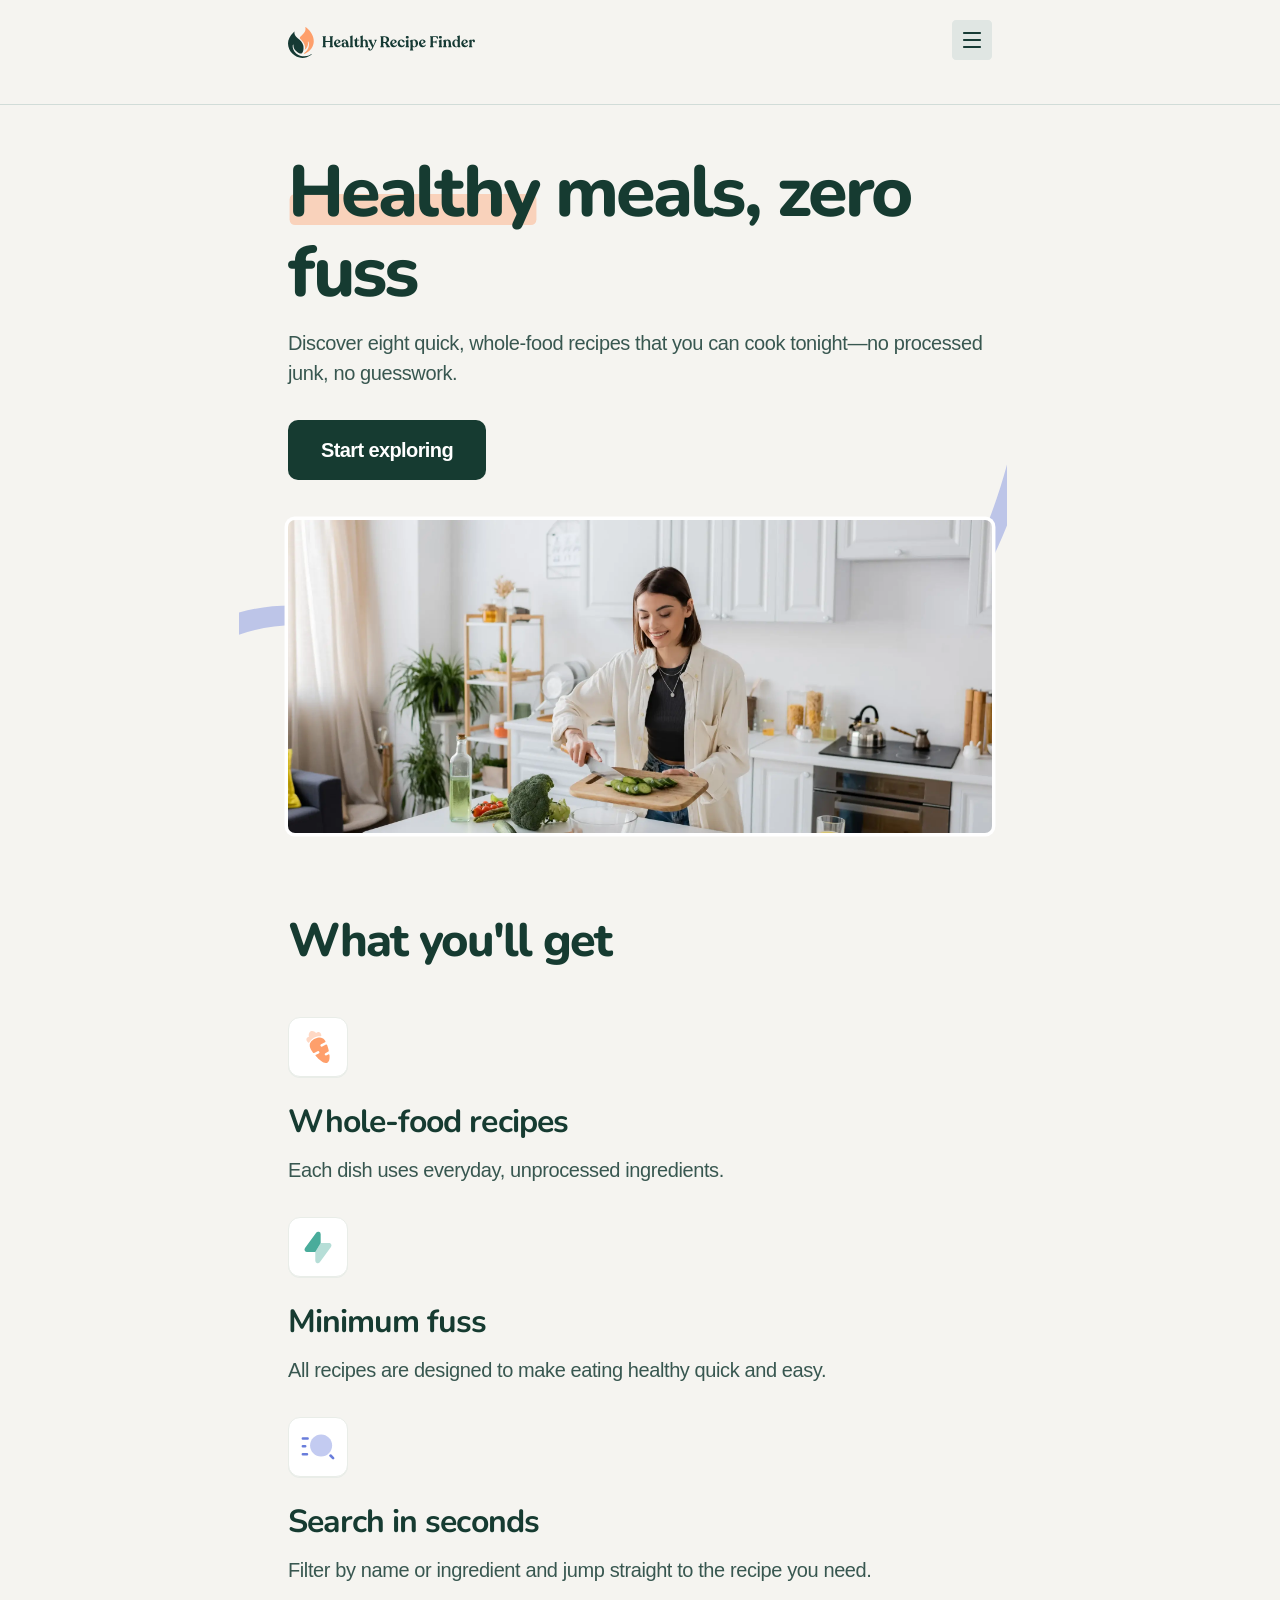
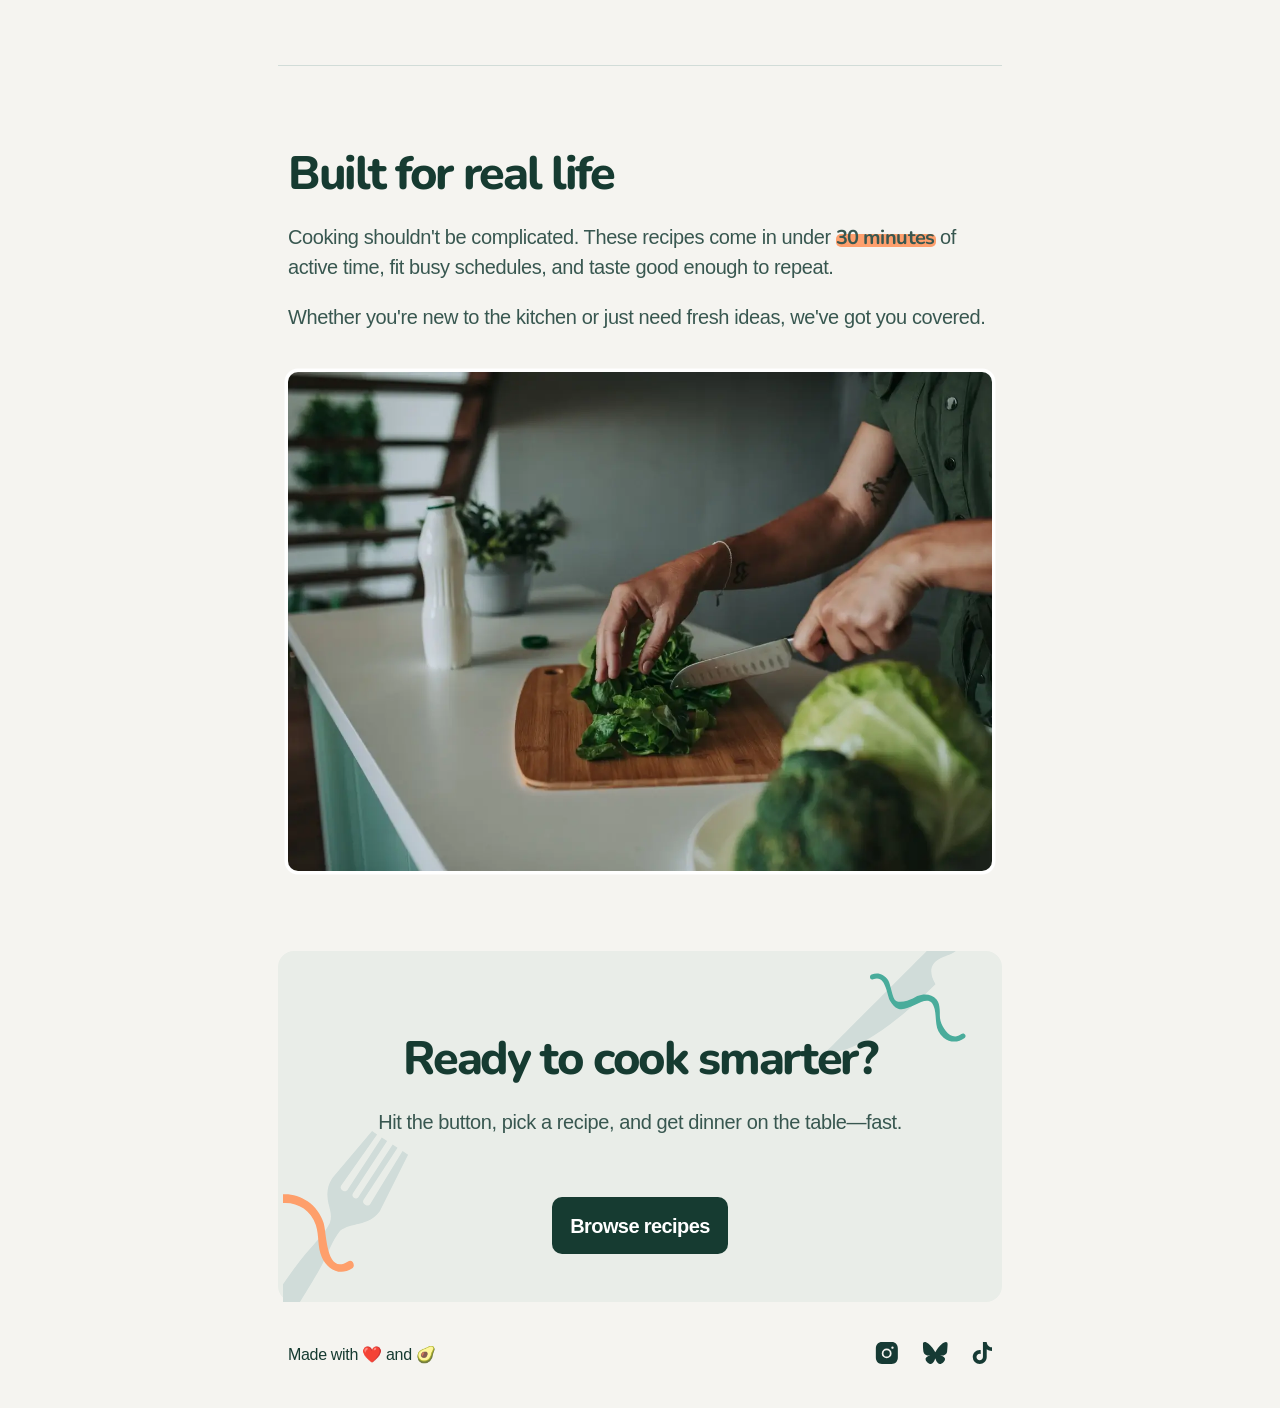
<file: index.html>
<!doctype html>
<html lang="en">
  <head>
    <meta charset="UTF-8" />
    <meta name="viewport" content="width=device-width, initial-scale=1.0" />

    <link
      rel="icon"
      type="image/png"
      sizes="32x32"
      href="./assets/images/favicon-32x32.png"
    />

    <title>Frontend Mentor | Recipe finder website</title>
    <link rel="stylesheet" href="./styles/normalize.css" />
    <link rel="stylesheet" href="./styles/style.css" />
  </head>
  <body>
    <header class="header container">
      <div class="header__container">
        <a href="index.html" class="header__logo">
          <img src="./assets/images/logo.svg" alt="logo" />
        </a>
        <button
          class="header__icon-open"
          aria-label="Open Menu"
          aria-expanded="false"
          aria-controls="navMenu"
        >
          <svg
            width="40"
            height="40"
            viewBox="0 0 40 40"
            fill="none"
            xmlns="http://www.w3.org/2000/svg"
          >
            <path
              d="M0 4C0 1.79086 1.79086 0 4 0H36C38.2091 0 40 1.79086 40 4V36C40 38.2091 38.2091 40 36 40H4C1.79086 40 0 38.2091 0 36V4Z"
              fill="#E0E6E3"
            />
            <path
              fill-rule="evenodd"
              clip-rule="evenodd"
              d="M28 28H12C11.448 28 11 27.553 11 27C11 26.447 11.448 26 12 26H28C28.552 26 29 26.447 29 27C29 27.553 28.552 28 28 28Z"
              fill="#163A34"
            />
            <path
              fill-rule="evenodd"
              clip-rule="evenodd"
              d="M28 14H12C11.448 14 11 13.553 11 13C11 12.447 11.448 12 12 12H28C28.552 12 29 12.447 29 13C29 13.553 28.552 14 28 14Z"
              fill="#163A34"
            />
            <path
              fill-rule="evenodd"
              clip-rule="evenodd"
              d="M28 21H12C11.448 21 11 20.553 11 20C11 19.447 11.448 19 12 19H28C28.552 19 29 19.447 29 20C29 20.553 28.552 21 28 21Z"
              fill="#163A34"
            />
          </svg>
        </button>
        <div class="header__wrapper">
          <nav class="header__menu">
            <ul id="navMenu" class="header__menu-list">
              <li class="header__menu-item">
                <a href="index.html" class="header__menu-link active">Home</a>
              </li>
              <li class="header__menu-item">
                <a href="about.html" class="header__menu-link">About</a>
              </li>
              <li class="header__menu-item">
                <a href="recipes.html" class="header__menu-link">Recipes</a>
              </li>
            </ul>
          </nav>
          <div class="header__btn">
            <button class="btn header__btn-sign">Browse recipes</button>
          </div>
        </div>
      </div>
    </header>
    <hr />
    <main class="main">
      <section class="meals container">
        <h1><span>Healthy</span> meals, zero fuss</h1>
        <p>
          Discover eight quick, whole-food recipes that you can cook tonight—no
          processed junk, no guesswork.
        </p>
        <button class="btn btn__meals">Start exploring</button>
        <picture>
          <!-- Картинка для планшетов и десктопов (от 768px и выше) -->
          <source
            media="(min-width: 600px)"
            srcset="./assets/images/image-home-hero-large.webp"
          />
          <!-- Картинка для всех остальных (мобильных) по умолчанию -->
          <img
            src="./assets/images/image-home-hero-small.webp"
            alt="image home hero"
          />
        </picture>
      </section>
      <section class="getting container">
        <h2>What you'll get</h2>
        <ul class="getting__block">
          <li class="getting__block-pecipes">
            <h4>Whole-food recipes</h4>
            <p>Each dish uses everyday, unprocessed ingredients.</p>
          </li>
          <li class="getting__block-fuss">
            <h4>Minimum fuss</h4>
            <p>
              All recipes are designed to make eating healthy quick and easy.
            </p>
          </li>
          <li class="getting__block-searh">
            <h4>Search in seconds</h4>
            <p>
              Filter by name or ingredient and jump straight to the recipe you
              need.
            </p>
          </li>
        </ul>
      </section>
      <section class="built container">
        <div class="built__content">
          <h2>Built for real life</h2>
          <p>
            Cooking shouldn't be complicated. These recipes come in under
            <span>30 minutes</span> of active time, fit busy schedules, and
            taste good enough to repeat.
          </p>
          <p>
            Whether you're new to the kitchen or just need fresh ideas, we've
            got you covered.
          </p>
        </div>
        <picture>
          <!-- Картинка для планшетов и десктопов (от 768px и выше) -->
          <source
            media="(min-width: 600px)"
            srcset="./assets/images/image-home-real-life-large.webp"
          />
          <!-- Картинка для всех остальных (мобильных) по умолчанию -->
          <img
            src="./assets/images/image-home-real-life-small.webp"
            alt="image home hero"
          />
        </picture>
      </section>
      <section class="smarter container">
        <h2>Ready to cook smarter?</h2>
        <p>Hit the button, pick a recipe, and get dinner on the table—fast.</p>
        <button class="btn btn__smarter">Browse recipes</button>
      </section>
    </main>
    <footer class="footer container">
      <div class="footer__social">
        <button>
          <!-- <img src="./assets/images/icon-instagram.svg" alt="icon instagram" /> -->
          <svg
            xmlns="http://www.w3.org/2000/svg"
            width="23"
            height="22"
            fill="none"
            viewBox="0 0 23 22"
          >
            <path
              fill="#163A34"
              fill-rule="evenodd"
              d="M11.664 8.198a3.19 3.19 0 0 0-3.187 3.184 3.188 3.188 0 0 0 6.374 0 3.188 3.188 0 0 0-3.187-3.184Z"
              clip-rule="evenodd"
            />
            <path
              fill="#163A34"
              fill-rule="evenodd"
              d="M17.476 6.842c-.66 0-1.198-.535-1.198-1.191a1.198 1.198 0 0 1 2.396 0c0 .656-.538 1.191-1.198 1.191Zm-5.812 9.461a4.928 4.928 0 0 1-4.924-4.92 4.928 4.928 0 0 1 4.924-4.922 4.927 4.927 0 0 1 4.923 4.921 4.927 4.927 0 0 1-4.923 4.921ZM16.727 0H6.96C3.303 0 .844 2.573.844 6.403v9.194C.844 19.426 3.303 22 6.96 22h9.766c3.659 0 6.118-2.574 6.118-6.403V6.403c0-3.83-2.458-6.403-6.117-6.403Z"
              clip-rule="evenodd"
            />
          </svg>
        </button>
        <button>
          <!-- <img src="./assets/images/icon-bluesky.svg" alt="icon bluesky" /> -->
          <svg
            xmlns="http://www.w3.org/2000/svg"
            width="26"
            height="22"
            fill="none"
            viewBox="0 0 26 22"
          >
            <g clip-path="url(#a)">
              <path
                fill="#163A34"
                d="M6.22 1.48c2.865 2.151 5.946 6.512 7.077 8.852 1.132-2.34 4.213-6.7 7.077-8.851 2.067-1.552 5.416-2.753 5.416 1.068 0 .763-.437 6.41-.694 7.327-.892 3.187-4.142 4-7.032 3.508 5.053.86 6.338 3.709 3.562 6.557-5.272 5.41-7.578-1.357-8.17-3.091-.107-.318-.158-.467-.159-.34 0-.127-.051.022-.16.34-.59 1.734-2.896 8.502-8.169 3.091-2.776-2.848-1.49-5.697 3.563-6.557-2.891.492-6.141-.321-7.033-3.508-.257-.917-.694-6.564-.694-7.327 0-3.82 3.35-2.62 5.416-1.068Z"
              />
            </g>
            <defs>
              <clipPath id="a">
                <path fill="#fff" d="M.844 0H25.75v22H.844z" />
              </clipPath>
            </defs>
          </svg>
        </button>
        <button>
          <!-- <img src="./assets/images/icon-tiktok.svg" alt="icon tiktok" /> -->
          <svg
            xmlns="http://www.w3.org/2000/svg"
            width="20"
            height="22"
            fill="none"
            viewBox="0 0 20 22"
          >
            <path
              fill="#163A34"
              d="M20 9.023h-.043c-1.977 0-3.781-.601-5.242-1.675v7.691c0 3.867-3.137 6.961-7.004 6.961A6.932 6.932 0 0 1 .75 15.04c0-3.868 3.094-7.005 6.96-7.005.345 0 .645.043.99.086v3.867a2.664 2.664 0 0 0-.99-.172c-1.76 0-3.222 1.461-3.222 3.223 0 1.762 1.461 3.223 3.223 3.223 1.762 0 3.223-1.461 3.223-3.223V0h3.78v.086c0 .3 0 .602.087.902a5.226 5.226 0 0 0 2.32 3.438c.817.558 1.805.86 2.836.86H20v3.737Z"
            />
          </svg>
        </button>
      </div>
      <p>Made with ❤️ and 🥑</p>
    </footer>
    <script src="app.js"></script>
  </body>
</html>
</file>
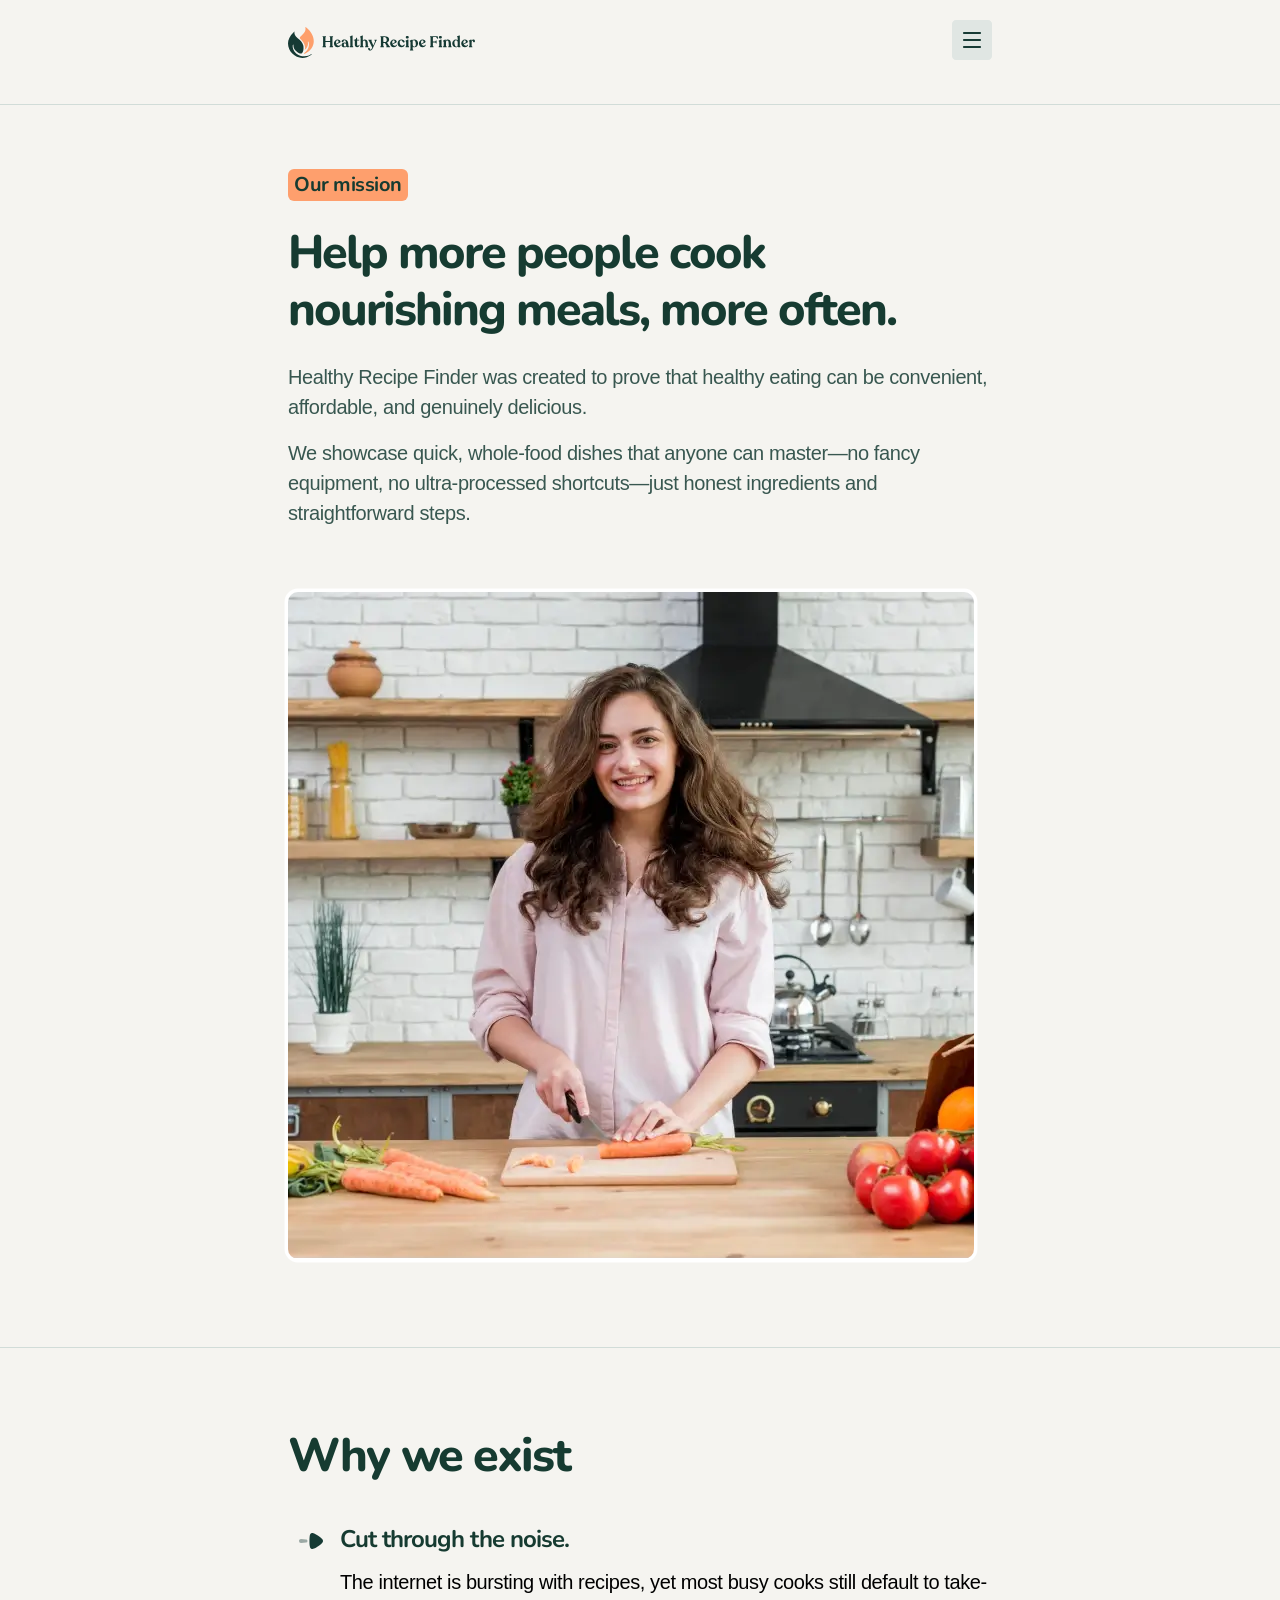
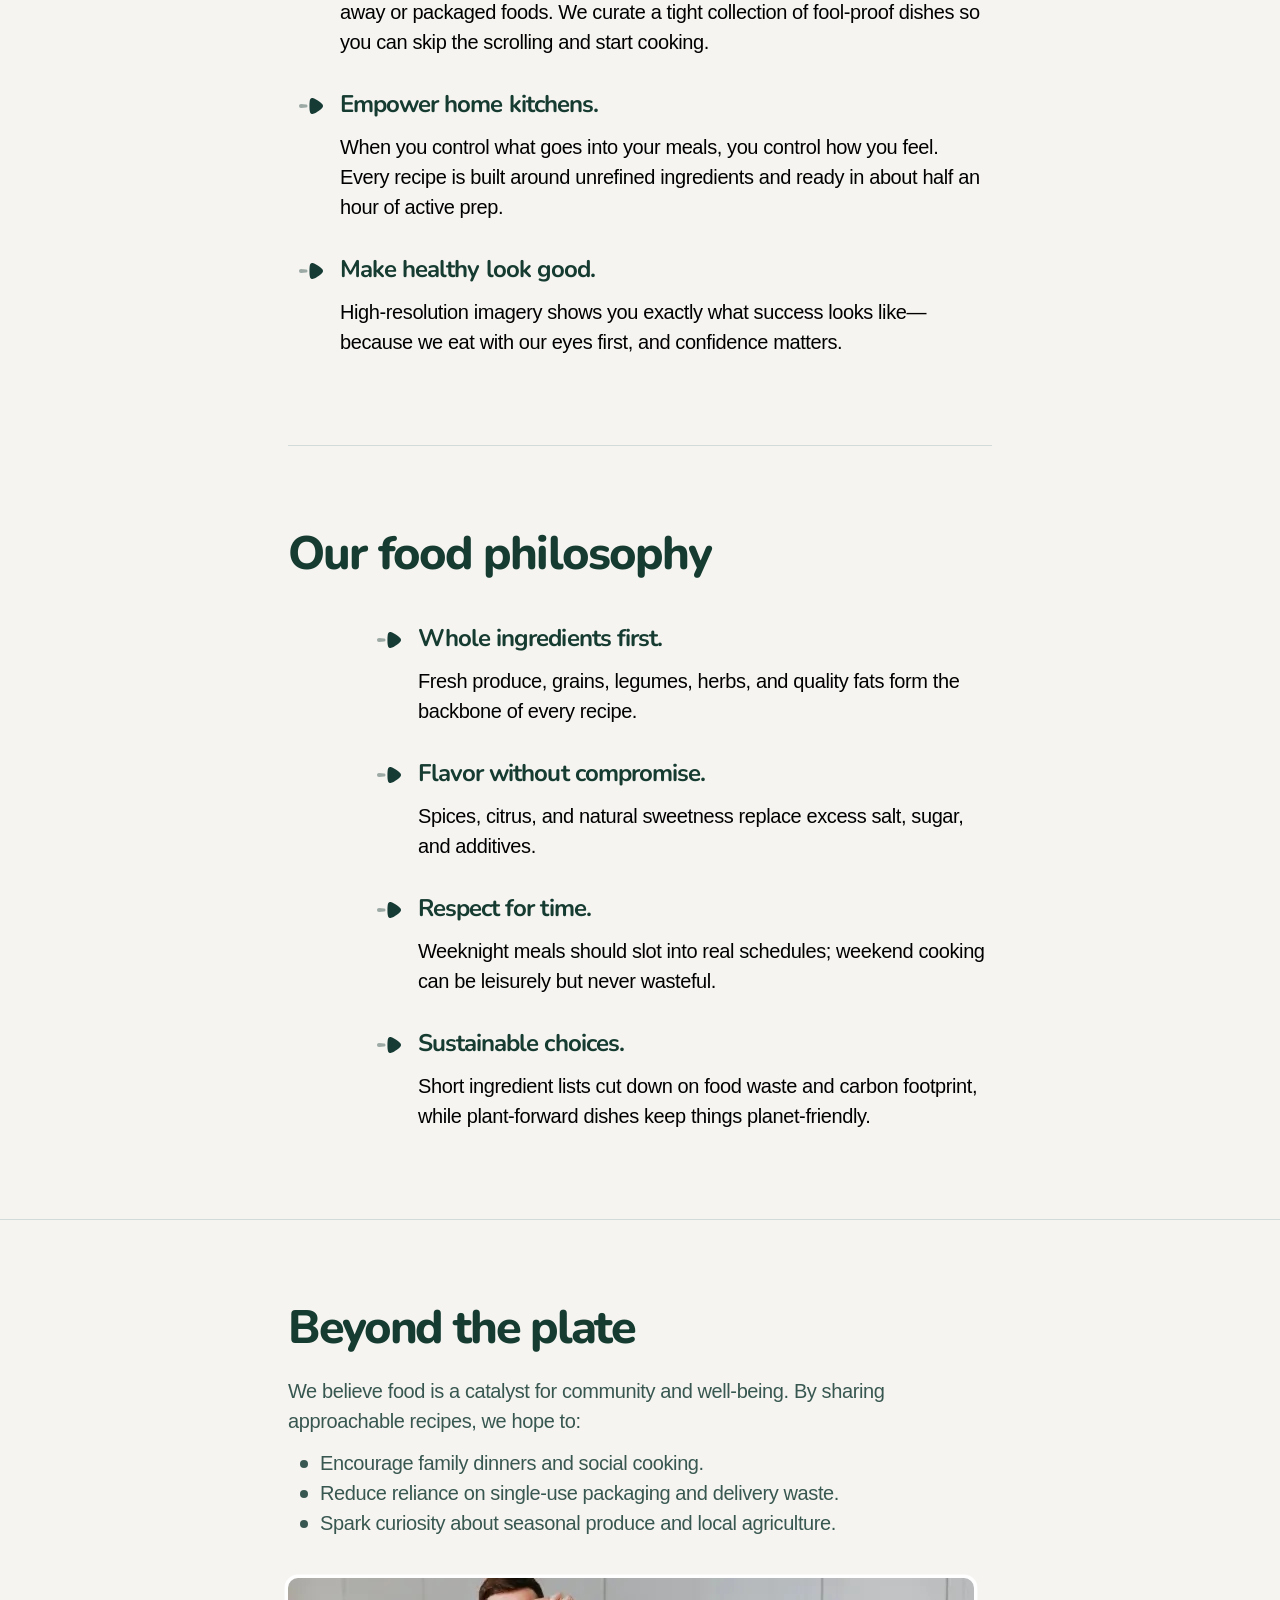
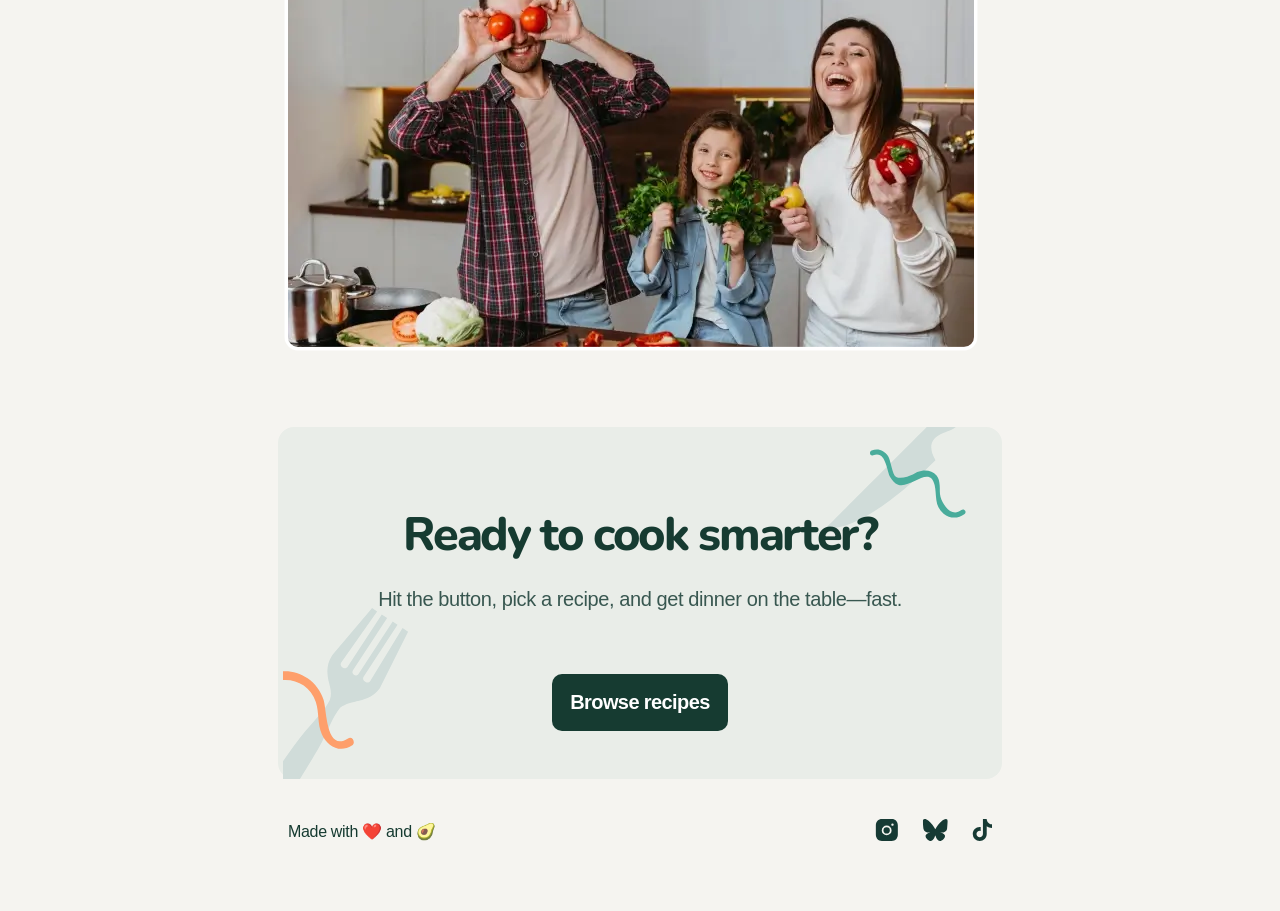
<file: about.html>
<!doctype html>
<html lang="en">
  <head>
    <meta charset="UTF-8" />
    <meta name="viewport" content="width=device-width, initial-scale=1.0" />

    <link
      rel="icon"
      type="image/png"
      sizes="32x32"
      href="./assets/images/favicon-32x32.png"
    />

    <title>Frontend Mentor | Recipe finder website</title>
    <link rel="stylesheet" href="./styles/normalize.css" />
    <link rel="stylesheet" href="./styles/style.css" />
  </head>
  <body>
    <header class="header container">
      <div class="header__container">
        <a href="index.html" class="header__logo">
          <img src="./assets/images/logo.svg" alt="logo" />
        </a>
        <button
          class="header__icon-open"
          aria-label="Open Menu"
          aria-expanded="false"
          aria-controls="navMenu"
        >
          <svg
            width="40"
            height="40"
            viewBox="0 0 40 40"
            fill="none"
            xmlns="http://www.w3.org/2000/svg"
          >
            <path
              d="M0 4C0 1.79086 1.79086 0 4 0H36C38.2091 0 40 1.79086 40 4V36C40 38.2091 38.2091 40 36 40H4C1.79086 40 0 38.2091 0 36V4Z"
              fill="#E0E6E3"
            />
            <path
              fill-rule="evenodd"
              clip-rule="evenodd"
              d="M28 28H12C11.448 28 11 27.553 11 27C11 26.447 11.448 26 12 26H28C28.552 26 29 26.447 29 27C29 27.553 28.552 28 28 28Z"
              fill="#163A34"
            />
            <path
              fill-rule="evenodd"
              clip-rule="evenodd"
              d="M28 14H12C11.448 14 11 13.553 11 13C11 12.447 11.448 12 12 12H28C28.552 12 29 12.447 29 13C29 13.553 28.552 14 28 14Z"
              fill="#163A34"
            />
            <path
              fill-rule="evenodd"
              clip-rule="evenodd"
              d="M28 21H12C11.448 21 11 20.553 11 20C11 19.447 11.448 19 12 19H28C28.552 19 29 19.447 29 20C29 20.553 28.552 21 28 21Z"
              fill="#163A34"
            />
          </svg>
        </button>
        <div class="header__wrapper">
          <nav class="header__menu">
            <ul id="navMenu" class="header__menu-list">
              <li class="header__menu-item">
                <a href="index.html" class="header__menu-link">Home</a>
              </li>
              <li class="header__menu-item">
                <a href="about.html" class="header__menu-link">About</a>
              </li>
              <li class="header__menu-item">
                <a href="recipes.html" class="header__menu-link">Recipes</a>
              </li>
            </ul>
          </nav>
          <div class="header__btn">
            <button class="btn header__btn-sign">Browse recipes</button>
          </div>
        </div>
      </div>
    </header>
    <hr />
    <main class="main">
      <section class="mission container">
        <div class="mission__content">
          <hgroup>
            <h1 class="mission__color">Our mission</h1>
            <p>Help more people cook nourishing meals, more often.</p>
          </hgroup>
          <p>
            Healthy Recipe Finder was created to prove that healthy eating can
            be convenient, affordable, and genuinely delicious.
          </p>
          <p>
            We showcase quick, whole-food dishes that anyone can master—no fancy
            equipment, no ultra-processed shortcuts—just honest ingredients and
            straightforward steps.
          </p>
        </div>
        <picture>
          <!-- Картинка для планшетов и десктопов (от 768px и выше) -->
          <source
            media="(min-width: 600px)"
            srcset="./assets/images/image-about-our-mission-large.webp"
          />
          <!-- Картинка для всех остальных (мобильных) по умолчанию -->
          <img
            src="./assets/images/image-about-our-mission-small.webp"
            alt="image our mission"
          />
        </picture>
      </section>
      <hr />
      <section class="exist-philosophy container">
        <div class="exist">
          <h2>Why we exist</h2>
          <div class="exist__content">
            <h6>Cut through the noise.</h6>
            <p>
              The internet is bursting with recipes, yet most busy cooks still
              default to take-away or packaged foods. We curate a tight
              collection of fool-proof dishes so you can skip the scrolling and
              start cooking.
            </p>
            <h6>Empower home kitchens.</h6>
            <p>
              When you control what goes into your meals, you control how you
              feel. Every recipe is built around unrefined ingredients and ready
              in about half an hour of active prep.
            </p>
            <h6>Make healthy look good.</h6>
            <p>
              High-resolution imagery shows you exactly what success looks
              like—because we eat with our eyes first, and confidence matters.
            </p>
          </div>
        </div>
        <hr />
        <div class="philosophy">
          <h2>Our food philosophy</h2>
          <div class="philosophy__content">
            <h6>Whole ingredients first.</h6>
            <p>
              Fresh produce, grains, legumes, herbs, and quality fats form the
              backbone of every recipe.
            </p>
            <h6>Flavor without compromise.</h6>
            <p>
              Spices, citrus, and natural sweetness replace excess salt, sugar,
              and additives.
            </p>
            <h6>Respect for time.</h6>
            <p>
              Weeknight meals should slot into real schedules; weekend cooking
              can be leisurely but never wasteful.
            </p>
            <h6>Sustainable choices.</h6>
            <p>
              Short ingredient lists cut down on food waste and carbon
              footprint, while plant-forward dishes keep things planet-friendly.
            </p>
          </div>
        </div>
      </section>
      <hr />
      <section class="plate container">
        <div class="plate__content">
          <h2>Beyond the plate</h2>
          <p>
            We believe food is a catalyst for community and well-being. By
            sharing approachable recipes, we hope to:
          </p>
          <ul class="plate__list">
            <li class="plate__item">
              Encourage family dinners and social cooking.
            </li>
            <li class="plate__item">
              Reduce reliance on single-use packaging and delivery waste.
            </li>
            <li class="plate__item">
              Spark curiosity about seasonal produce and local agriculture.
            </li>
          </ul>
        </div>
        <picture>
          <!-- Картинка для планшетов и десктопов (от 768px и выше) -->
          <source
            media="(min-width: 600px)"
            srcset="./assets/images/image-about-beyond-the-plate-large.webp"
          />
          <!-- Картинка для всех остальных (мобильных) по умолчанию -->
          <img
            src="./assets/images/image-about-beyond-the-plate-small.webp"
            alt="image beyond the plate"
          />
        </picture>
      </section>
      <section class="smarter container">
        <h2>Ready to cook smarter?</h2>
        <p>Hit the button, pick a recipe, and get dinner on the table—fast.</p>
        <button class="btn btn__smarter">Browse recipes</button>
      </section>
    </main>
    <footer class="footer container">
      <div class="footer__social">
        <button>
          <!-- <img src="./assets/images/icon-instagram.svg" alt="icon instagram" /> -->
          <svg
            xmlns="http://www.w3.org/2000/svg"
            width="23"
            height="22"
            fill="none"
            viewBox="0 0 23 22"
          >
            <path
              fill="#163A34"
              fill-rule="evenodd"
              d="M11.664 8.198a3.19 3.19 0 0 0-3.187 3.184 3.188 3.188 0 0 0 6.374 0 3.188 3.188 0 0 0-3.187-3.184Z"
              clip-rule="evenodd"
            />
            <path
              fill="#163A34"
              fill-rule="evenodd"
              d="M17.476 6.842c-.66 0-1.198-.535-1.198-1.191a1.198 1.198 0 0 1 2.396 0c0 .656-.538 1.191-1.198 1.191Zm-5.812 9.461a4.928 4.928 0 0 1-4.924-4.92 4.928 4.928 0 0 1 4.924-4.922 4.927 4.927 0 0 1 4.923 4.921 4.927 4.927 0 0 1-4.923 4.921ZM16.727 0H6.96C3.303 0 .844 2.573.844 6.403v9.194C.844 19.426 3.303 22 6.96 22h9.766c3.659 0 6.118-2.574 6.118-6.403V6.403c0-3.83-2.458-6.403-6.117-6.403Z"
              clip-rule="evenodd"
            />
          </svg>
        </button>
        <button>
          <!-- <img src="./assets/images/icon-bluesky.svg" alt="icon bluesky" /> -->
          <svg
            xmlns="http://www.w3.org/2000/svg"
            width="26"
            height="22"
            fill="none"
            viewBox="0 0 26 22"
          >
            <g clip-path="url(#a)">
              <path
                fill="#163A34"
                d="M6.22 1.48c2.865 2.151 5.946 6.512 7.077 8.852 1.132-2.34 4.213-6.7 7.077-8.851 2.067-1.552 5.416-2.753 5.416 1.068 0 .763-.437 6.41-.694 7.327-.892 3.187-4.142 4-7.032 3.508 5.053.86 6.338 3.709 3.562 6.557-5.272 5.41-7.578-1.357-8.17-3.091-.107-.318-.158-.467-.159-.34 0-.127-.051.022-.16.34-.59 1.734-2.896 8.502-8.169 3.091-2.776-2.848-1.49-5.697 3.563-6.557-2.891.492-6.141-.321-7.033-3.508-.257-.917-.694-6.564-.694-7.327 0-3.82 3.35-2.62 5.416-1.068Z"
              />
            </g>
            <defs>
              <clipPath id="a">
                <path fill="#fff" d="M.844 0H25.75v22H.844z" />
              </clipPath>
            </defs>
          </svg>
        </button>
        <button>
          <!-- <img src="./assets/images/icon-tiktok.svg" alt="icon tiktok" /> -->
          <svg
            xmlns="http://www.w3.org/2000/svg"
            width="20"
            height="22"
            fill="none"
            viewBox="0 0 20 22"
          >
            <path
              fill="#163A34"
              d="M20 9.023h-.043c-1.977 0-3.781-.601-5.242-1.675v7.691c0 3.867-3.137 6.961-7.004 6.961A6.932 6.932 0 0 1 .75 15.04c0-3.868 3.094-7.005 6.96-7.005.345 0 .645.043.99.086v3.867a2.664 2.664 0 0 0-.99-.172c-1.76 0-3.222 1.461-3.222 3.223 0 1.762 1.461 3.223 3.223 3.223 1.762 0 3.223-1.461 3.223-3.223V0h3.78v.086c0 .3 0 .602.087.902a5.226 5.226 0 0 0 2.32 3.438c.817.558 1.805.86 2.836.86H20v3.737Z"
            />
          </svg>
        </button>
      </div>
      <p>Made with ❤️ and 🥑</p>
    </footer>
    <script src="app.js"></script>
  </body>
</html>
</file>
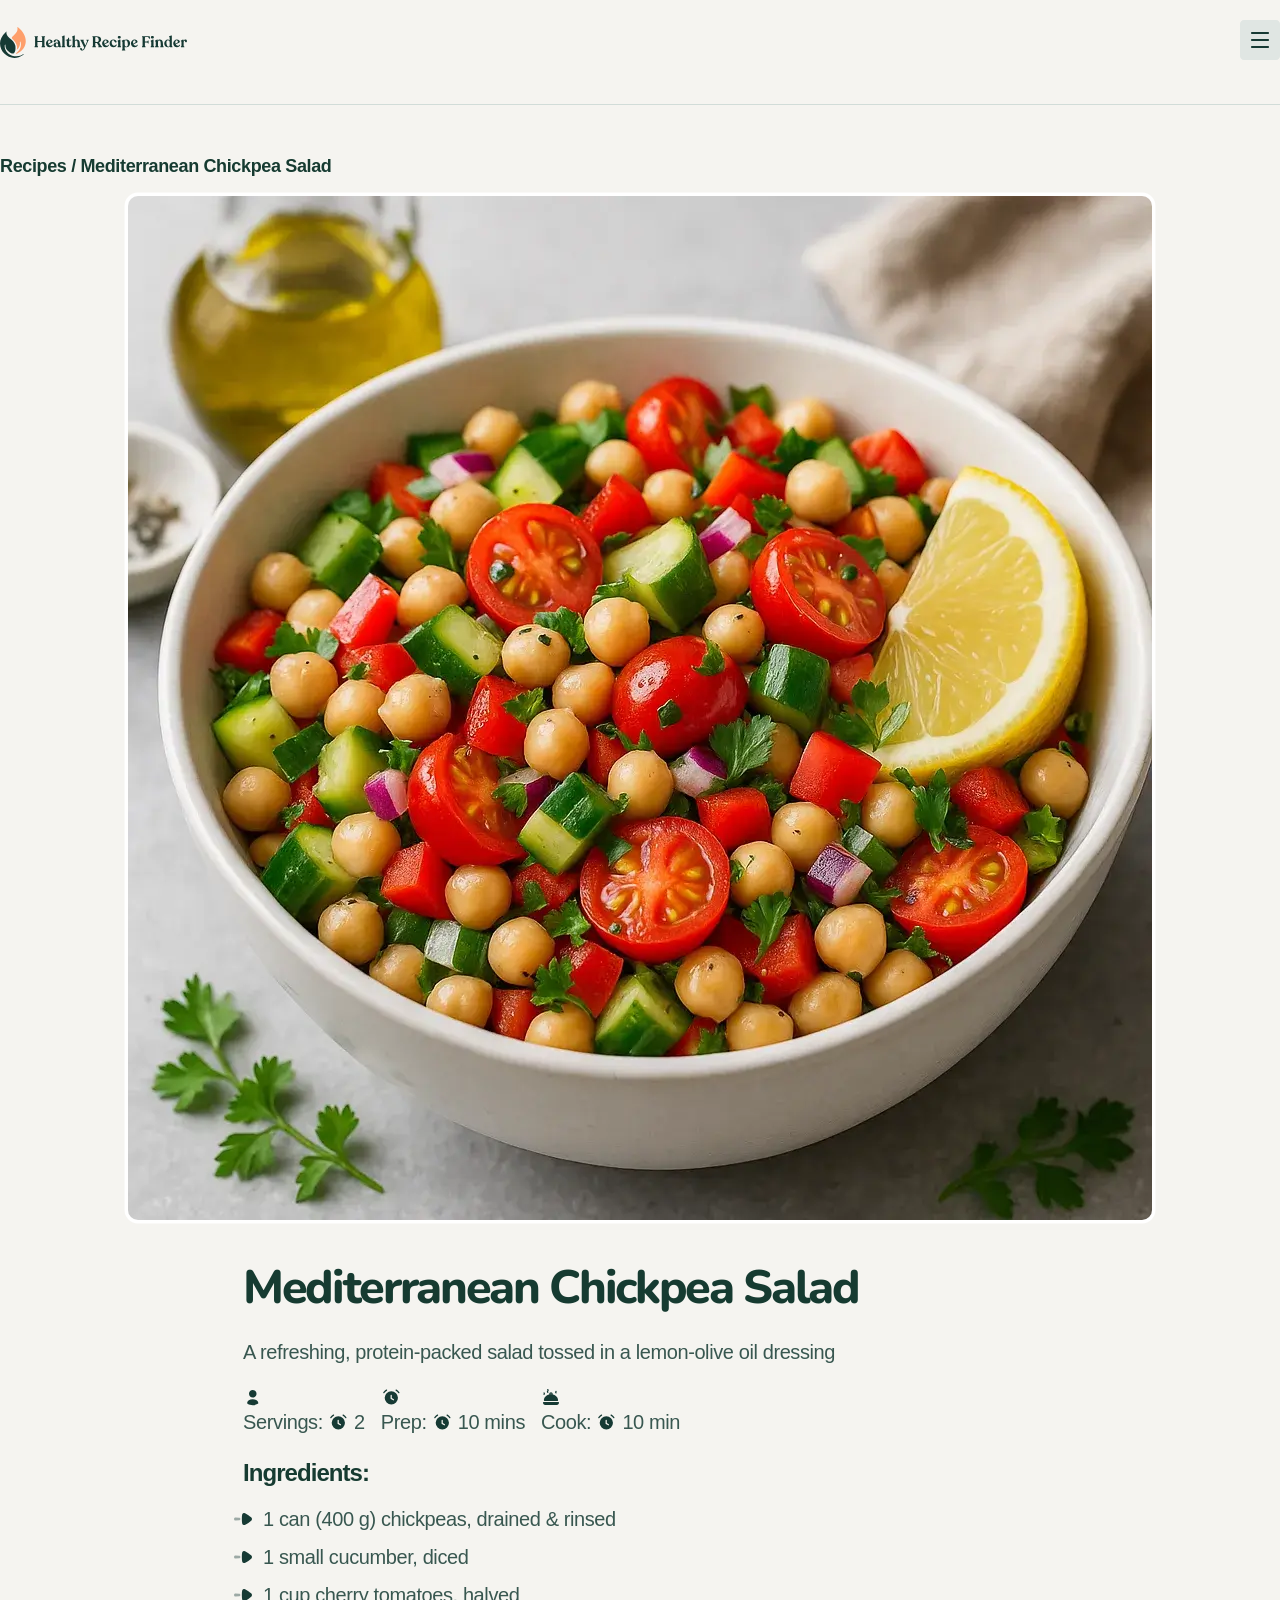
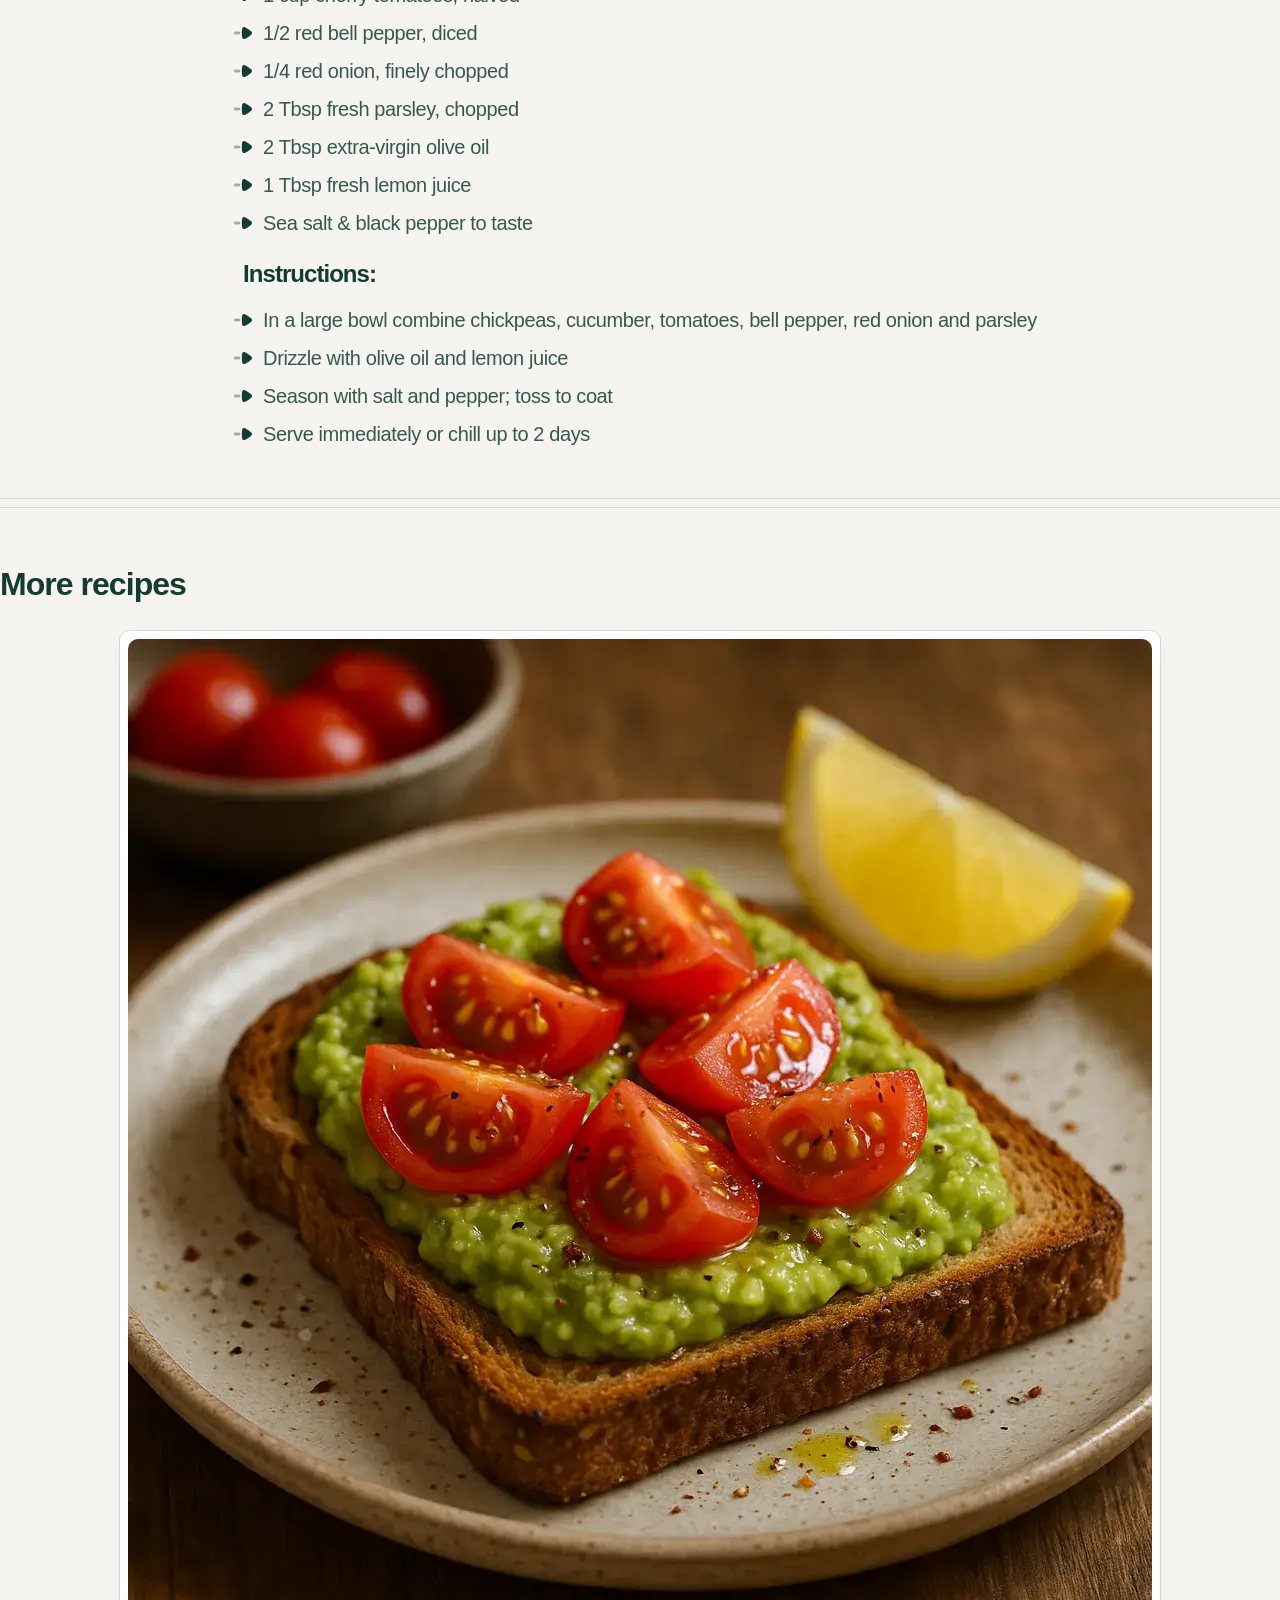
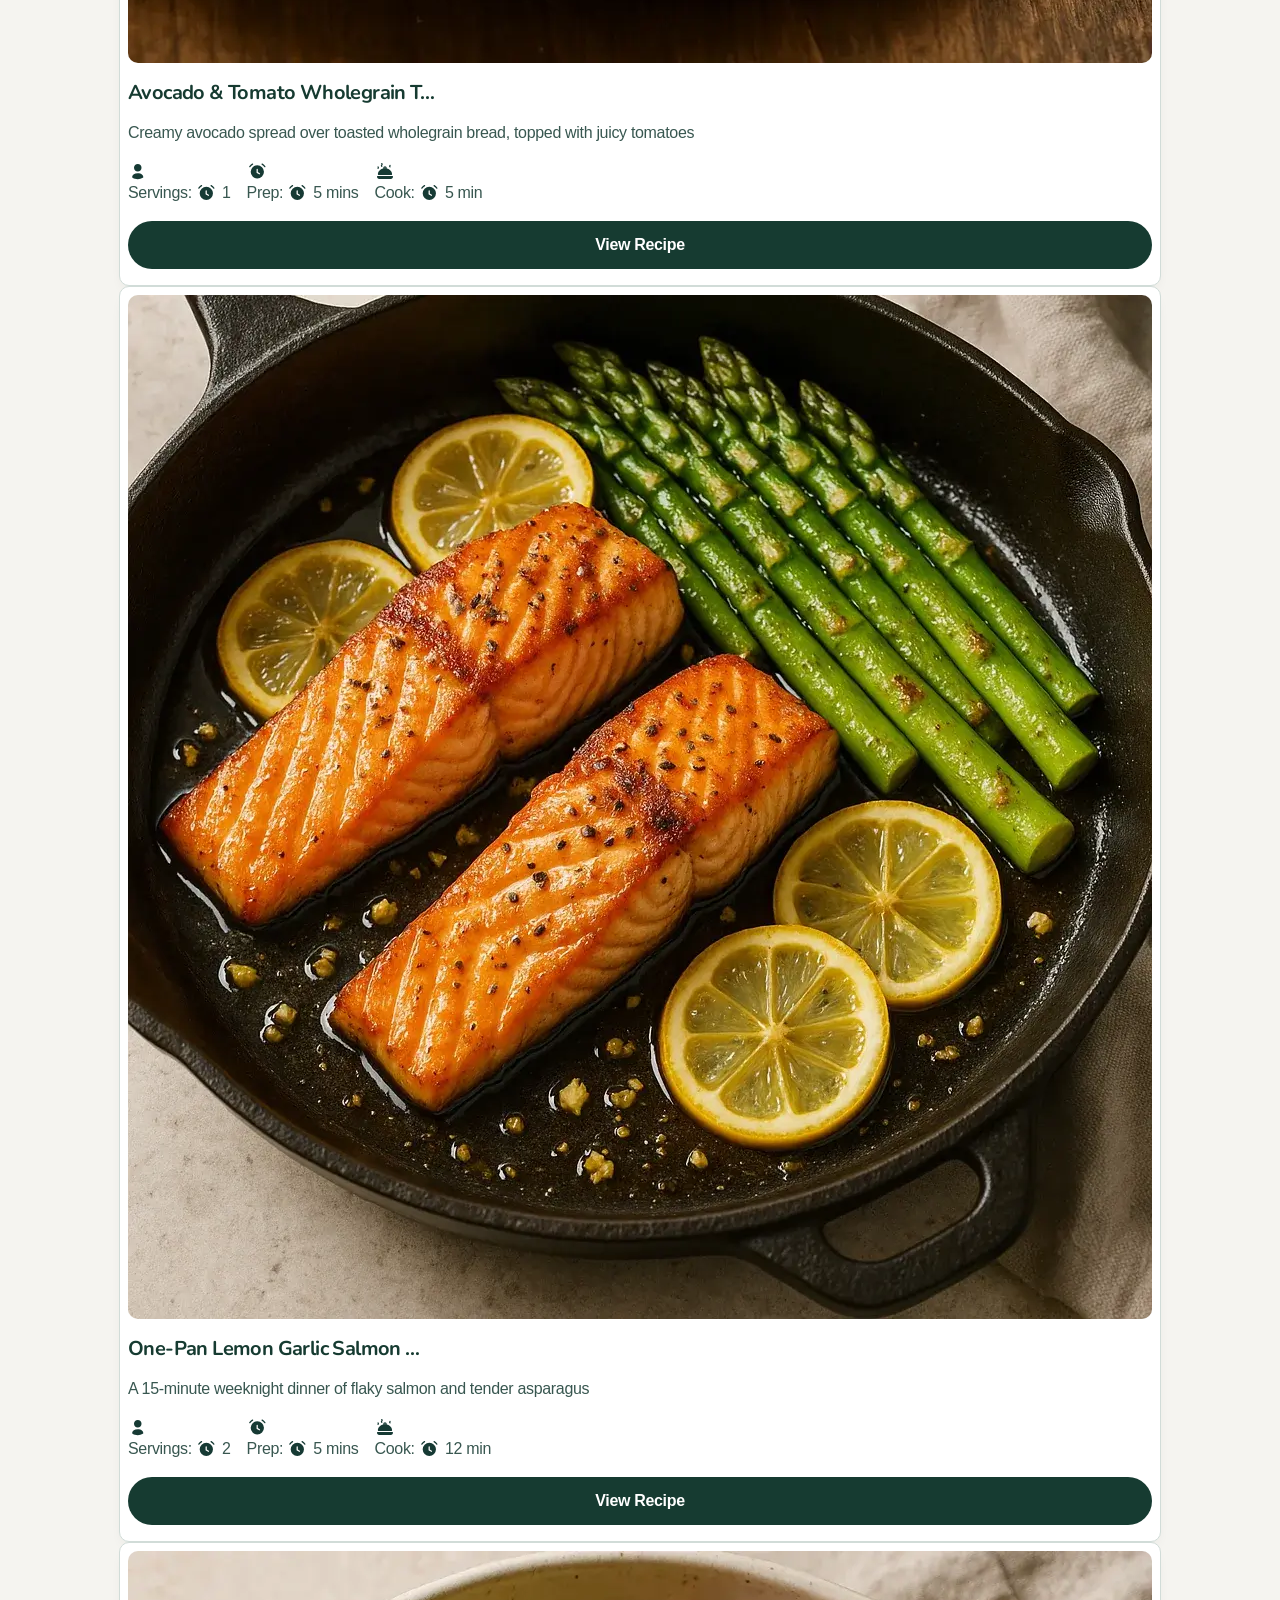
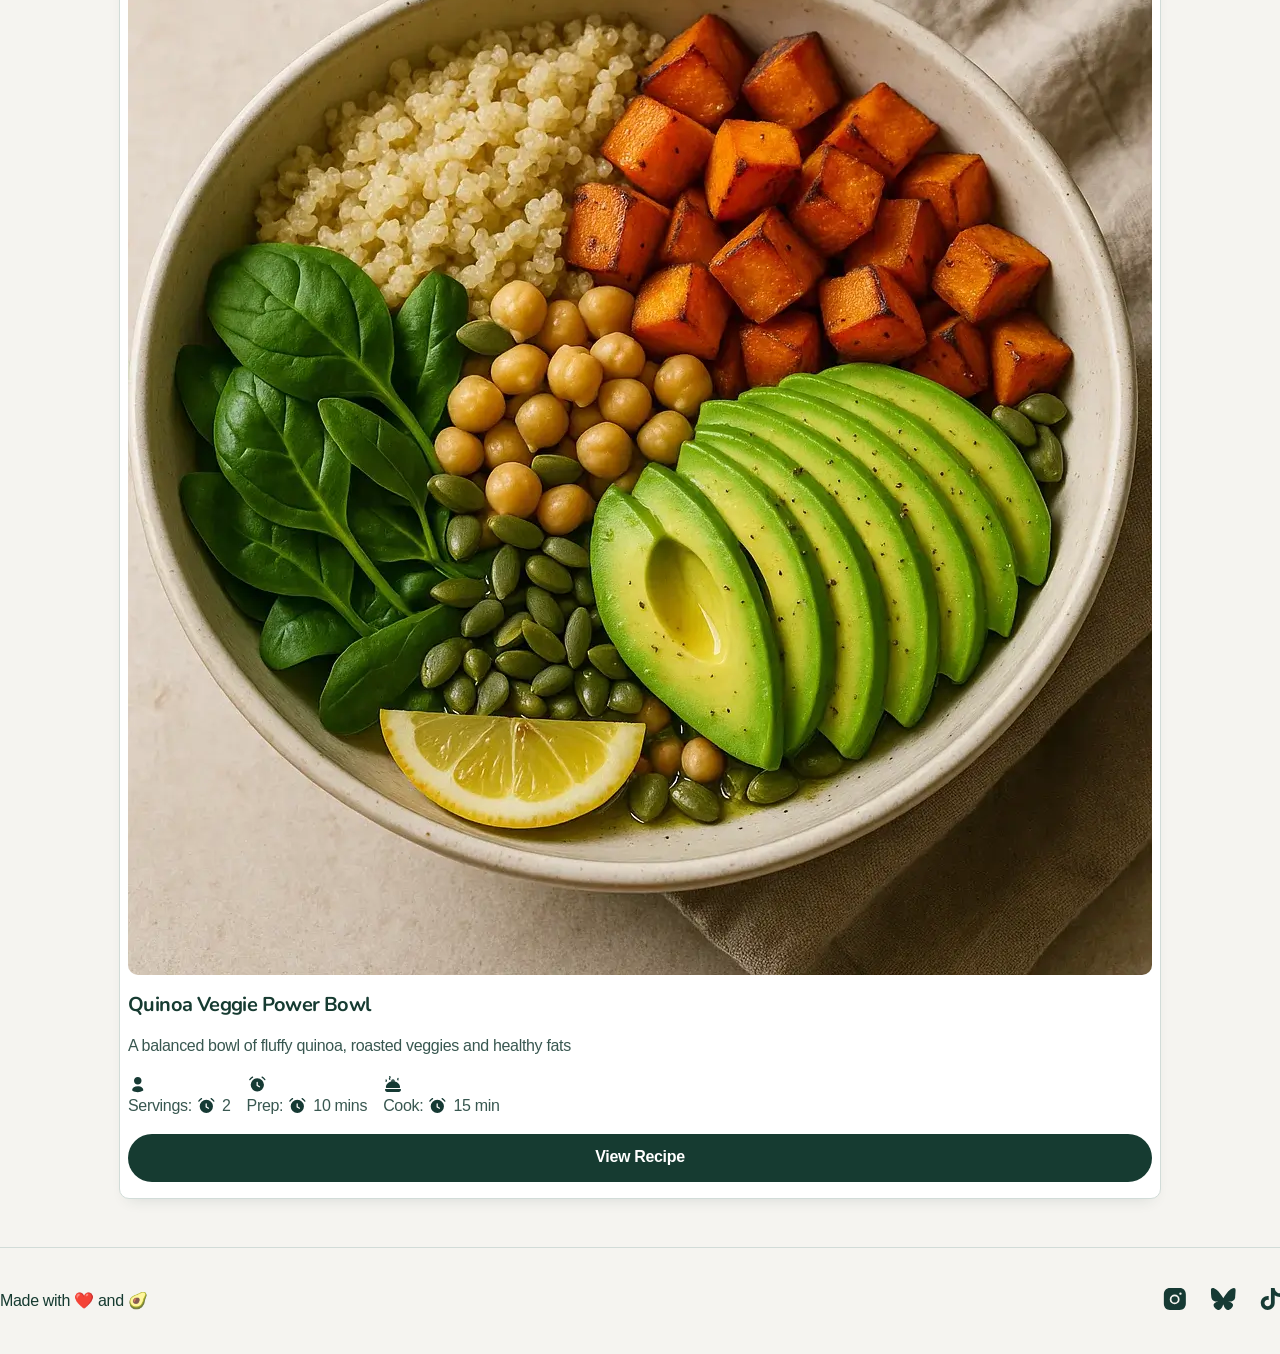
<file: recipe.html>
<!doctype html>
<html lang="en">
  <head>
    <meta charset="UTF-8" />
    <meta name="viewport" content="width=device-width, initial-scale=1.0" />

    <link
      rel="icon"
      type="image/png"
      sizes="32x32"
      href="./assets/images/favicon-32x32.png"
    />
    <link rel="stylesheet" href="./styles/normalize.css" />
    <link rel="stylesheet" href="./styles/style.css" />

    <title>Frontend Mentor | Recipe finder website</title>
  </head>
  <body>
    <!-- Populate recipe details using data from the data.json file -->

    <!-- Select three other recipes to display -->
    <header class="header">
      <div class="header__container">
        <a href="#" class="header__logo">
          <img src="./assets/images/logo.svg" alt="logo" />
        </a>
        <button
          class="header__icon-open"
          aria-label="Open Menu"
          aria-expanded="false"
          aria-controls="navMenu"
        >
          <svg
            width="40"
            height="40"
            viewBox="0 0 40 40"
            fill="none"
            xmlns="http://www.w3.org/2000/svg"
          >
            <path
              d="M0 4C0 1.79086 1.79086 0 4 0H36C38.2091 0 40 1.79086 40 4V36C40 38.2091 38.2091 40 36 40H4C1.79086 40 0 38.2091 0 36V4Z"
              fill="#E0E6E3"
            />
            <path
              fill-rule="evenodd"
              clip-rule="evenodd"
              d="M28 28H12C11.448 28 11 27.553 11 27C11 26.447 11.448 26 12 26H28C28.552 26 29 26.447 29 27C29 27.553 28.552 28 28 28Z"
              fill="#163A34"
            />
            <path
              fill-rule="evenodd"
              clip-rule="evenodd"
              d="M28 14H12C11.448 14 11 13.553 11 13C11 12.447 11.448 12 12 12H28C28.552 12 29 12.447 29 13C29 13.553 28.552 14 28 14Z"
              fill="#163A34"
            />
            <path
              fill-rule="evenodd"
              clip-rule="evenodd"
              d="M28 21H12C11.448 21 11 20.553 11 20C11 19.447 11.448 19 12 19H28C28.552 19 29 19.447 29 20C29 20.553 28.552 21 28 21Z"
              fill="#163A34"
            />
          </svg>
        </button>
        <div class="header__wrapper">
          <nav class="header__menu">
            <ul id="navMenu" class="header__menu-list">
              <li class="header__menu-item">
                <a href="/index.html" class="header__menu-link">Home</a>
              </li>
              <li class="header__menu-item">
                <a href="/about.html" class="header__menu-link">About</a>
              </li>
              <li class="header__menu-item">
                <a href="/" class="header__menu-link">Recipes</a>
              </li>
            </ul>
          </nav>
          <div class="header__btn">
            <button class="btn header__btn-sign">Browse recipes</button>
          </div>
        </div>
      </div>
    </header>
    <hr>
    <main class="main">
      <nav class="main__nav">recipes / mediterranean chickpea salad</nav>
      <section class="recipe__info">
        <picture>
          <!-- Картинка для планшетов и десктопов (от 768px и выше) -->
          <source
            media="(min-width: 600px)"
            srcset="./assets/images/mediterranean-chickpea-salad-large.webp"
          />
          <!-- Картинка для всех остальных (мобильных) по умолчанию -->
          <img
            src="./assets/images/mediterranean-chickpea-salad-small.webp"
            alt="image home hero"
          />
        </picture>
        <div class="recipe__details">
          <h2>mediterranean chickpea salad</h2>
          <p>
            A refreshing, protein-packed salad tossed in a lemon-olive oil
            dressing
          </p>
          <div class="recipes__wrap-details">
            <p class="details__serving">
              <img
                src="./assets/images/icon-servings.svg"
                alt="icon servings"
              />
              Servings: <span>2</span>
            </p>
            <p class="details__prep">
              <img
                src="./assets/images/icon-prep-time.svg"
                alt="icon prep time"
              />
              Prep:
              <span>10 mins</span>
            </p>
            <p class="details__cook">
              <img
                src="./assets/images/icon-cook-time.svg"
                alt="icon cook time"
              />
              Cook:
              <span>10 min</span>
            </p>
          </div>
          <h4>Ingredients:</h4>
          <ul>
            <li>1 can (400 g) chickpeas, drained & rinsed</li>
            <li>1 small cucumber, diced</li>
            <li>1 cup cherry tomatoes, halved</li>
            <li>1/2 red bell pepper, diced</li>
            <li>1/4 red onion, finely chopped</li>
            <li>2 Tbsp fresh parsley, chopped</li>
            <li>2 Tbsp extra-virgin olive oil</li>
            <li>1 Tbsp fresh lemon juice</li>
            <li>Sea salt & black pepper to taste</li>
          </ul>
          <h4>Instructions:</h4>
          <ul>
            <li>
              In a large bowl combine chickpeas, cucumber, tomatoes, bell
              pepper, red onion and parsley
            </li>
            <li>Drizzle with olive oil and lemon juice</li>
            <li>Season with salt and pepper; toss to coat</li>
            <li>Serve immediately or chill up to 2 days</li>
          </ul>
        </div>
      </section>
      <hr>
      <section class="more__recipes">
        <h3>More recipes</h3>
        <div class="more__recipes-block">
          <div class="recipes__wrap-info">
            <picture>
              <!-- Картинка для планшетов и десктопов (от 768px и выше) -->
              <source
                media="(min-width: 600px)"
                srcset="
                  ./assets/images/avocado-tomato-wholegrain-toast-large.webp
                "
              />
              <!-- Картинка для всех остальных (мобильных) по умолчанию -->
              <img
                src="./assets/images/avocado-tomato-wholegrain-toast-small.webp"
                alt="image avocado tomato wholegrain toast"
              />
            </picture>
            <h4>Avocado & Tomato wholegrain Toast</h4>
            <p>
              Creamy avocado spread over toasted wholegrain bread, topped with
              juicy tomatoes
            </p>
            <div class="recipes__wrap-details">
              <p class="details__serving">
                <img
                  src="./assets/images/icon-servings.svg"
                  alt="icon servings"
                />
                Servings: <span>1</span>
              </p>
              <p class="details__prep">
                <img
                  src="./assets/images/icon-prep-time.svg"
                  alt="icon prep time"
                />
                Prep:
                <span>5 mins</span>
              </p>
              <p class="details__cook">
                <img
                  src="./assets/images/icon-cook-time.svg"
                  alt="icon cook time"
                />
                Cook:
                <span>5 min</span>
              </p>
            </div>
            <button class="btn btn__view">View Recipe</button>
          </div>
          <div class="recipes__wrap-info">
            <picture>
              <!-- Картинка для планшетов и десктопов (от 768px и выше) -->
              <source
                media="(min-width: 600px)"
                srcset="./assets/images/salmon-asparagus-large.webp"
              />
              <!-- Картинка для всех остальных (мобильных) по умолчанию -->
              <img
                src="./assets/images/salmon-asparagus-small.webp"
                alt="image salmon asparagus"
              />
            </picture>
            <h4>one-pan lemon garlic salmon with asparagus</h4>
            <p>
              A 15-minute weeknight dinner of flaky salmon and tender asparagus
            </p>
            <div class="recipes__wrap-details">
              <p class="details__serving">
                <img
                  src="./assets/images/icon-servings.svg"
                  alt="icon servings"
                />
                Servings: <span>2</span>
              </p>
              <p class="details__prep">
                <img
                  src="./assets/images/icon-prep-time.svg"
                  alt="icon prep time"
                />
                Prep:
                <span>5 mins</span>
              </p>
              <p class="details__cook">
                <img
                  src="./assets/images/icon-cook-time.svg"
                  alt="icon cook time"
                />
                Cook:
                <span>12 min</span>
              </p>
            </div>
            <button class="btn btn__view">View Recipe</button>
          </div>
          <div class="recipes__wrap-info">
            <picture>
              <!-- Картинка для планшетов и десктопов (от 768px и выше) -->
              <source
                media="(min-width: 600px)"
                srcset="./assets/images/quinoa-veggie-bowl-large.webp"
              />
              <!-- Картинка для всех остальных (мобильных) по умолчанию -->
              <img
                src="./assets/images/quinoa-veggie-bowl-small.webp"
                alt="image quinoa veggie bowl"
              />
            </picture>
            <h4>quinoa veggie power bowl</h4>
            <p>
              A balanced bowl of fluffy quinoa, roasted veggies and healthy fats
            </p>
            <div class="recipes__wrap-details">
              <p class="details__serving">
                <img
                  src="./assets/images/icon-servings.svg"
                  alt="icon servings"
                />
                Servings: <span>2</span>
              </p>
              <p class="details__prep">
                <img
                  src="./assets/images/icon-prep-time.svg"
                  alt="icon prep time"
                />
                Prep:
                <span>10 mins</span>
              </p>
              <p class="details__cook">
                <img
                  src="./assets/images/icon-cook-time.svg"
                  alt="icon cook time"
                />
                Cook:
                <span>15 min</span>
              </p>
            </div>
            <button class="btn btn__view">View Recipe</button>
          </div>
        </div>
      </section>
    </main>
    <footer class="footer">
      <div class="footer__social">
        <button>
          <!-- <img src="./assets/images/icon-instagram.svg" alt="icon instagram" /> -->
          <svg
            xmlns="http://www.w3.org/2000/svg"
            width="23"
            height="22"
            fill="none"
            viewBox="0 0 23 22"
          >
            <path
              fill="#163A34"
              fill-rule="evenodd"
              d="M11.664 8.198a3.19 3.19 0 0 0-3.187 3.184 3.188 3.188 0 0 0 6.374 0 3.188 3.188 0 0 0-3.187-3.184Z"
              clip-rule="evenodd"
            />
            <path
              fill="#163A34"
              fill-rule="evenodd"
              d="M17.476 6.842c-.66 0-1.198-.535-1.198-1.191a1.198 1.198 0 0 1 2.396 0c0 .656-.538 1.191-1.198 1.191Zm-5.812 9.461a4.928 4.928 0 0 1-4.924-4.92 4.928 4.928 0 0 1 4.924-4.922 4.927 4.927 0 0 1 4.923 4.921 4.927 4.927 0 0 1-4.923 4.921ZM16.727 0H6.96C3.303 0 .844 2.573.844 6.403v9.194C.844 19.426 3.303 22 6.96 22h9.766c3.659 0 6.118-2.574 6.118-6.403V6.403c0-3.83-2.458-6.403-6.117-6.403Z"
              clip-rule="evenodd"
            />
          </svg>
        </button>
        <button>
          <!-- <img src="./assets/images/icon-bluesky.svg" alt="icon bluesky" /> -->
          <svg
            xmlns="http://www.w3.org/2000/svg"
            width="26"
            height="22"
            fill="none"
            viewBox="0 0 26 22"
          >
            <g clip-path="url(#a)">
              <path
                fill="#163A34"
                d="M6.22 1.48c2.865 2.151 5.946 6.512 7.077 8.852 1.132-2.34 4.213-6.7 7.077-8.851 2.067-1.552 5.416-2.753 5.416 1.068 0 .763-.437 6.41-.694 7.327-.892 3.187-4.142 4-7.032 3.508 5.053.86 6.338 3.709 3.562 6.557-5.272 5.41-7.578-1.357-8.17-3.091-.107-.318-.158-.467-.159-.34 0-.127-.051.022-.16.34-.59 1.734-2.896 8.502-8.169 3.091-2.776-2.848-1.49-5.697 3.563-6.557-2.891.492-6.141-.321-7.033-3.508-.257-.917-.694-6.564-.694-7.327 0-3.82 3.35-2.62 5.416-1.068Z"
              />
            </g>
            <defs>
              <clipPath id="a">
                <path fill="#fff" d="M.844 0H25.75v22H.844z" />
              </clipPath>
            </defs>
          </svg>
        </button>
        <button>
          <!-- <img src="./assets/images/icon-tiktok.svg" alt="icon tiktok" /> -->
          <svg
            xmlns="http://www.w3.org/2000/svg"
            width="20"
            height="22"
            fill="none"
            viewBox="0 0 20 22"
          >
            <path
              fill="#163A34"
              d="M20 9.023h-.043c-1.977 0-3.781-.601-5.242-1.675v7.691c0 3.867-3.137 6.961-7.004 6.961A6.932 6.932 0 0 1 .75 15.04c0-3.868 3.094-7.005 6.96-7.005.345 0 .645.043.99.086v3.867a2.664 2.664 0 0 0-.99-.172c-1.76 0-3.222 1.461-3.222 3.223 0 1.762 1.461 3.223 3.223 3.223 1.762 0 3.223-1.461 3.223-3.223V0h3.78v.086c0 .3 0 .602.087.902a5.226 5.226 0 0 0 2.32 3.438c.817.558 1.805.86 2.836.86H20v3.737Z"
            />
          </svg>
        </button>
      </div>
      <p>Made with ❤️ and 🥑</p>
    </footer>
    <script src="app.js"></script>
  </body>
</html>
</file>
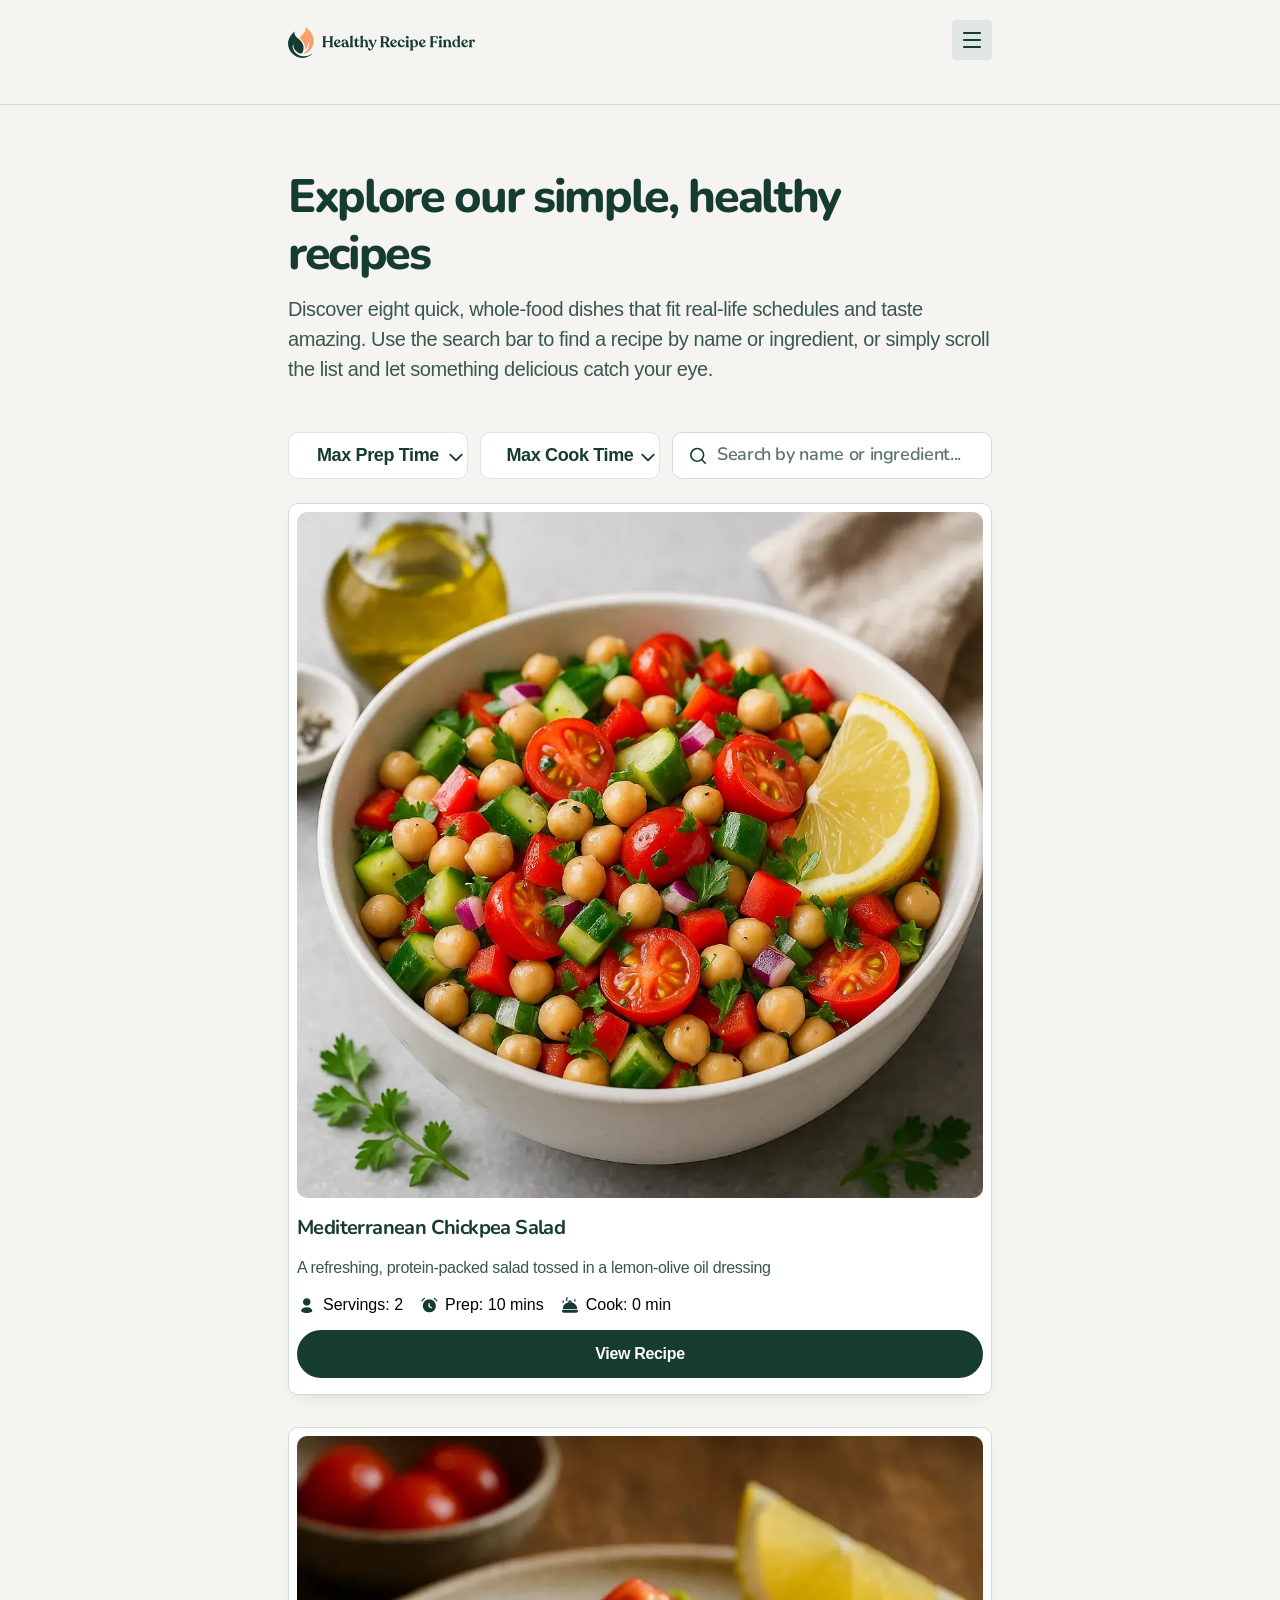
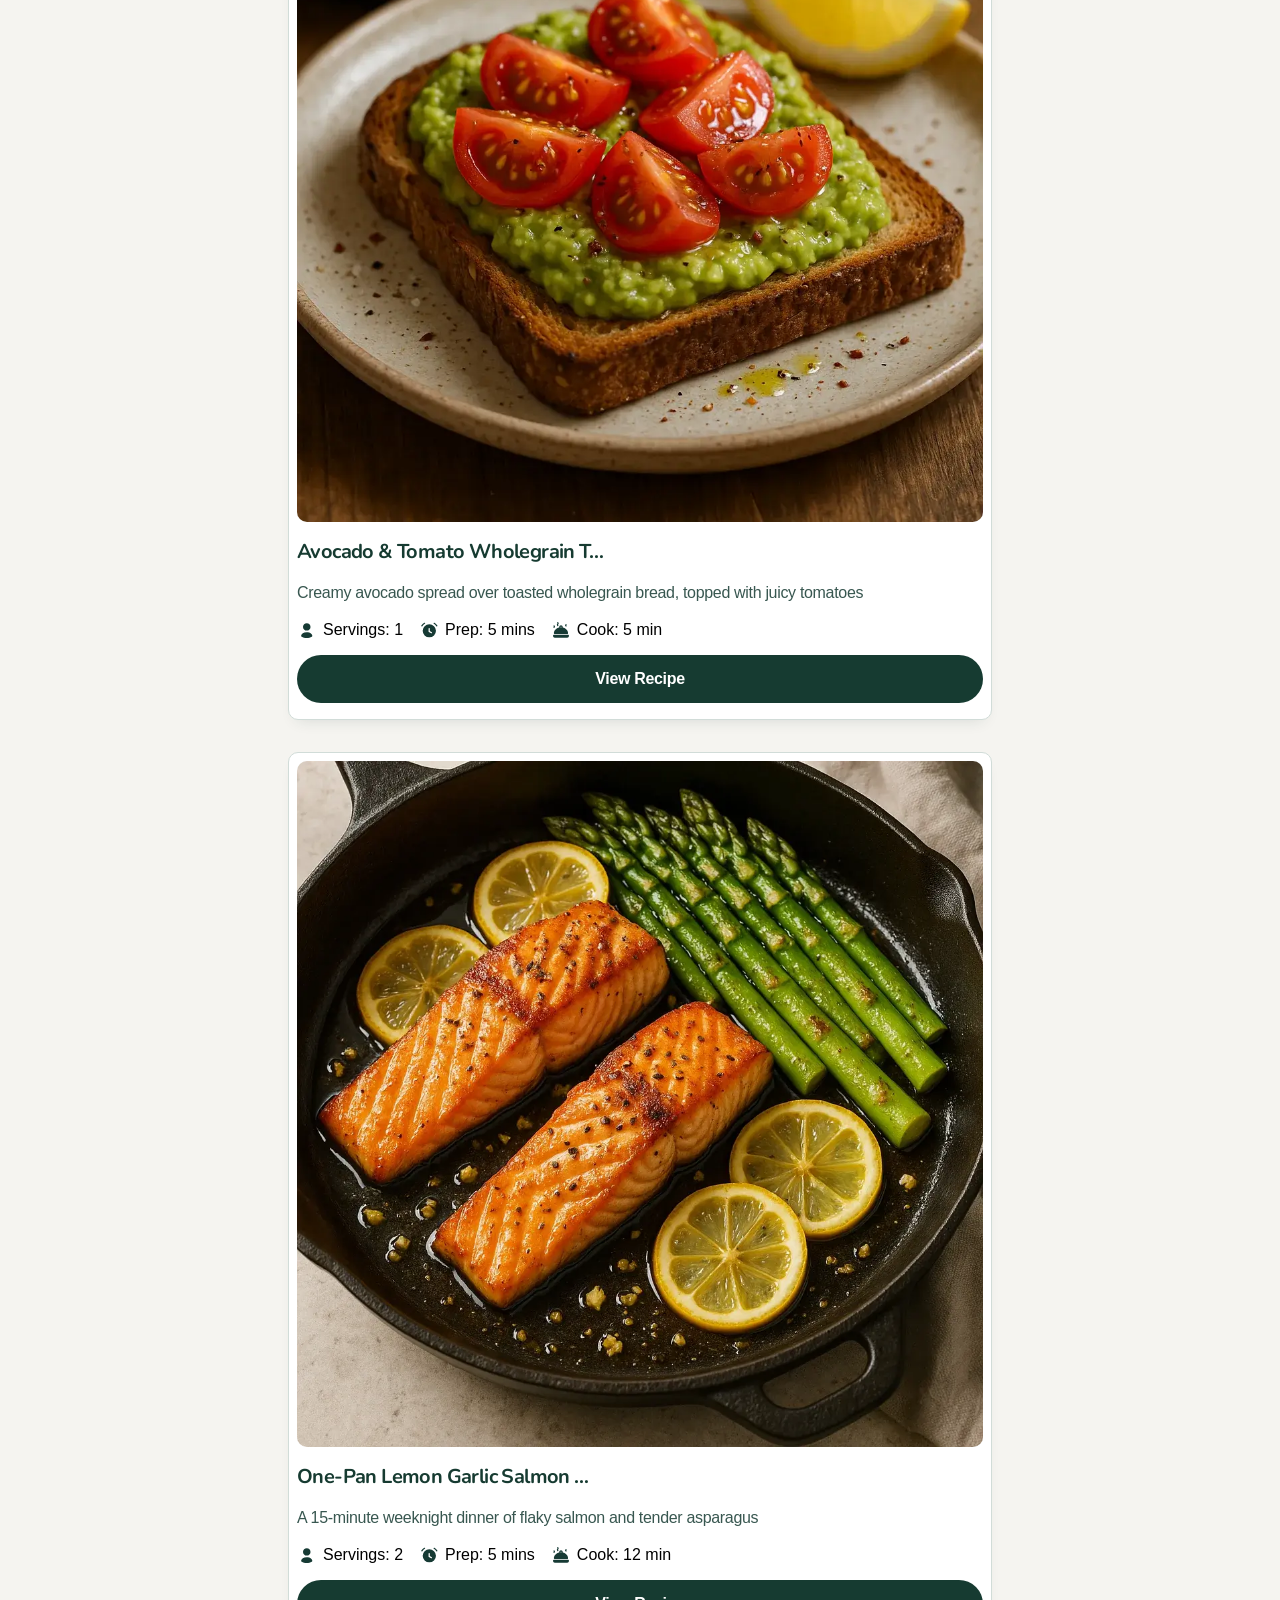
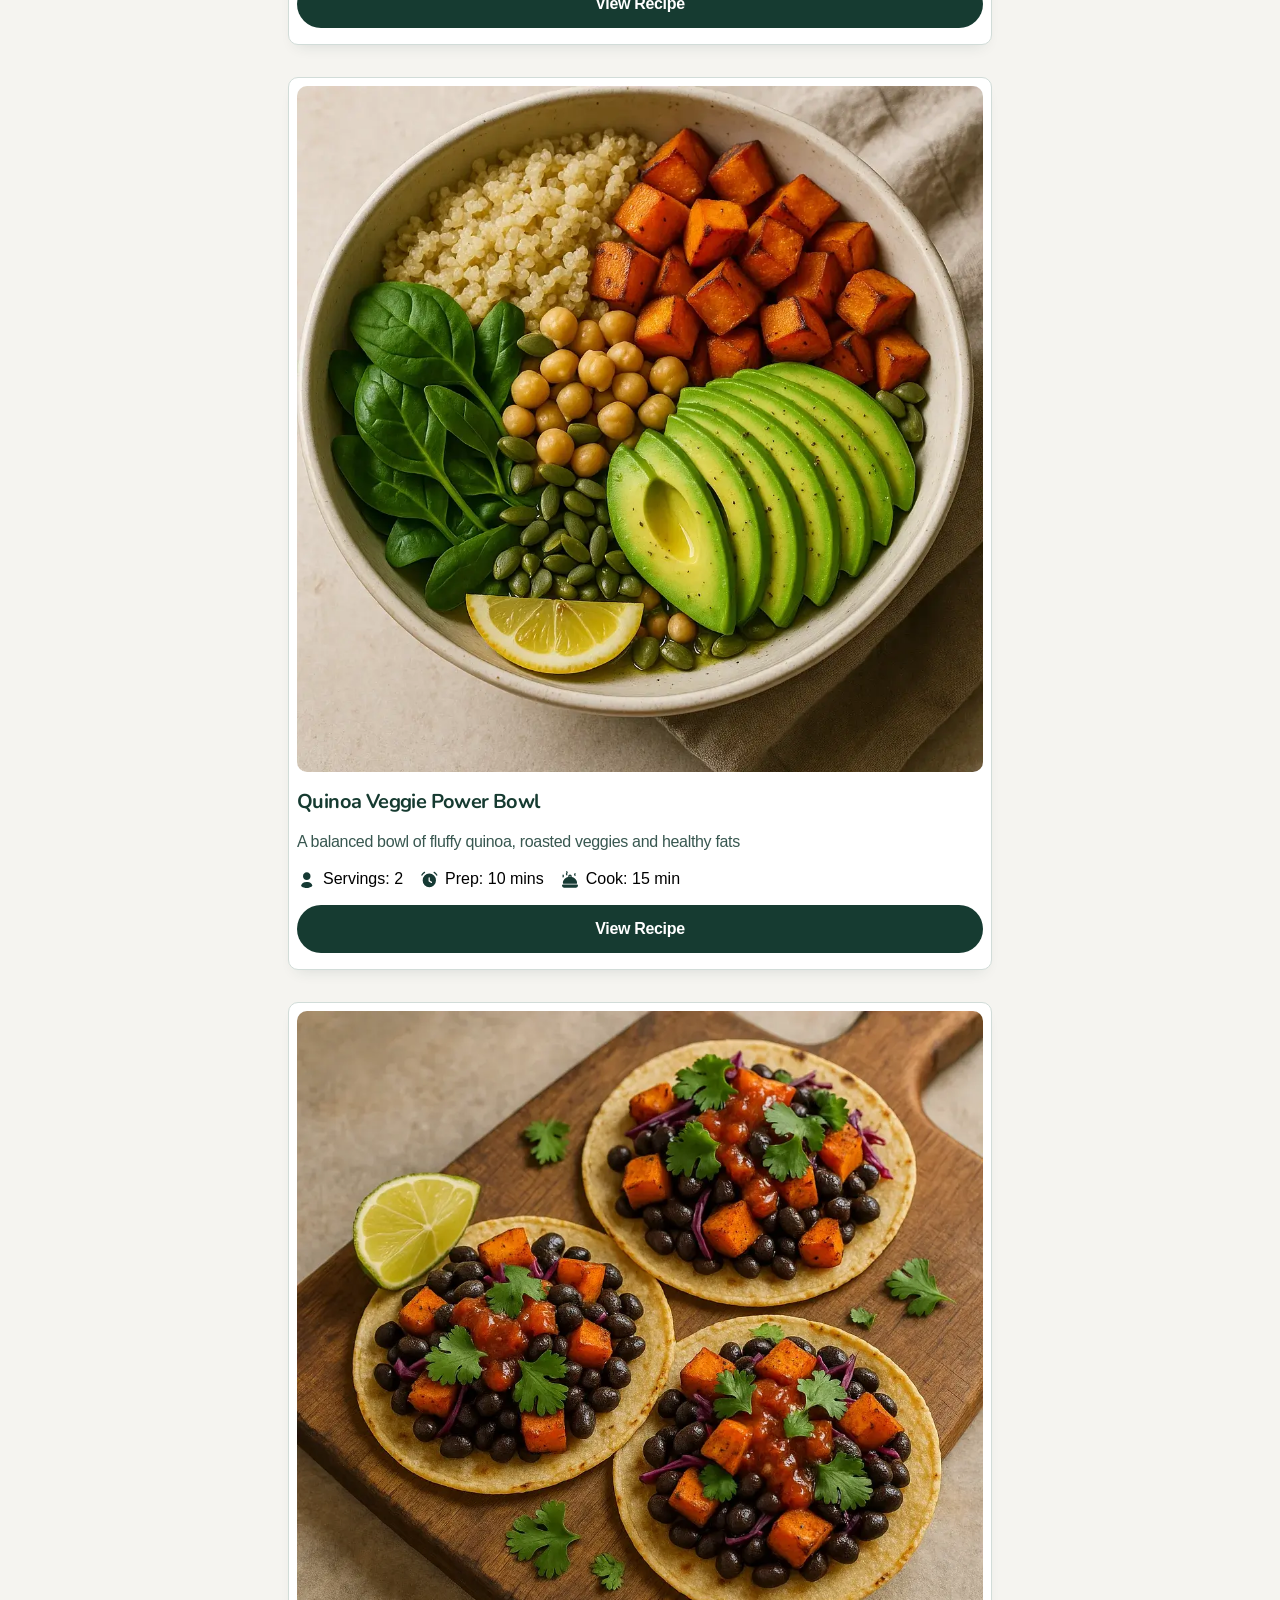
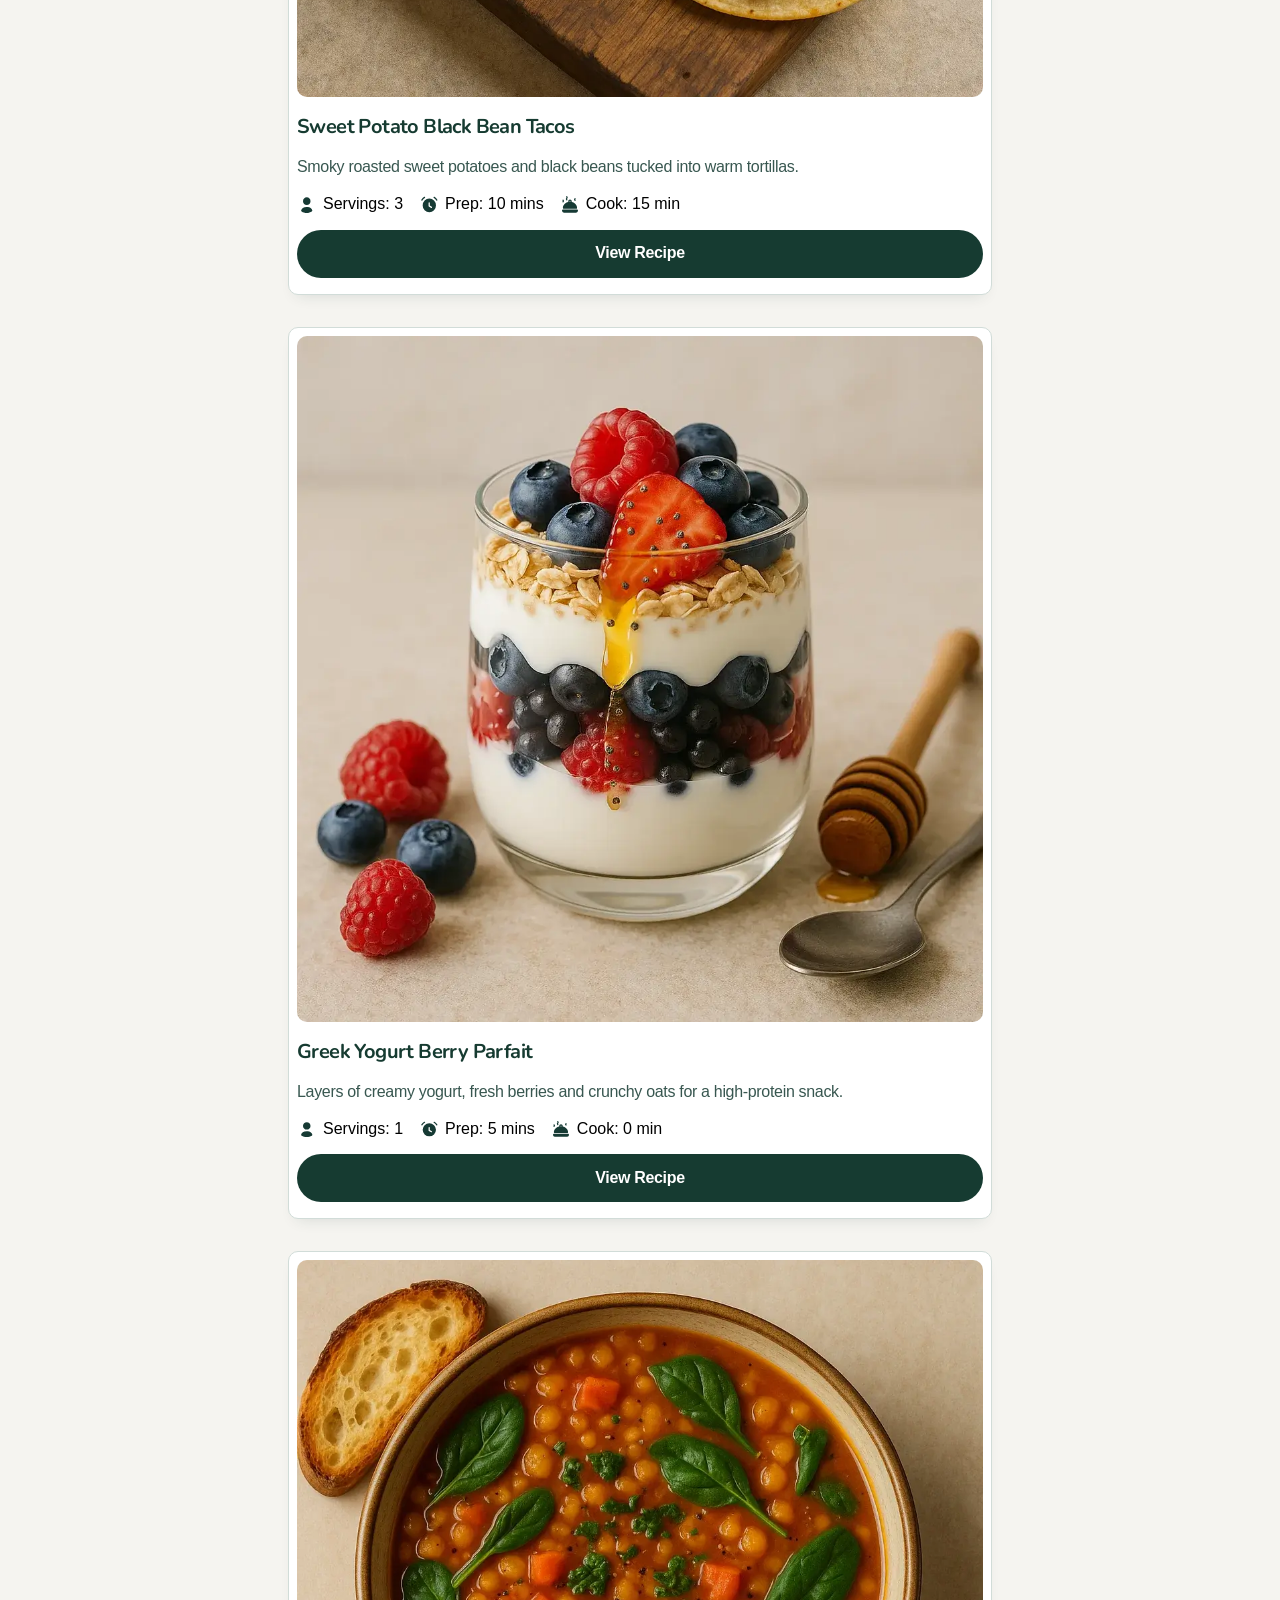
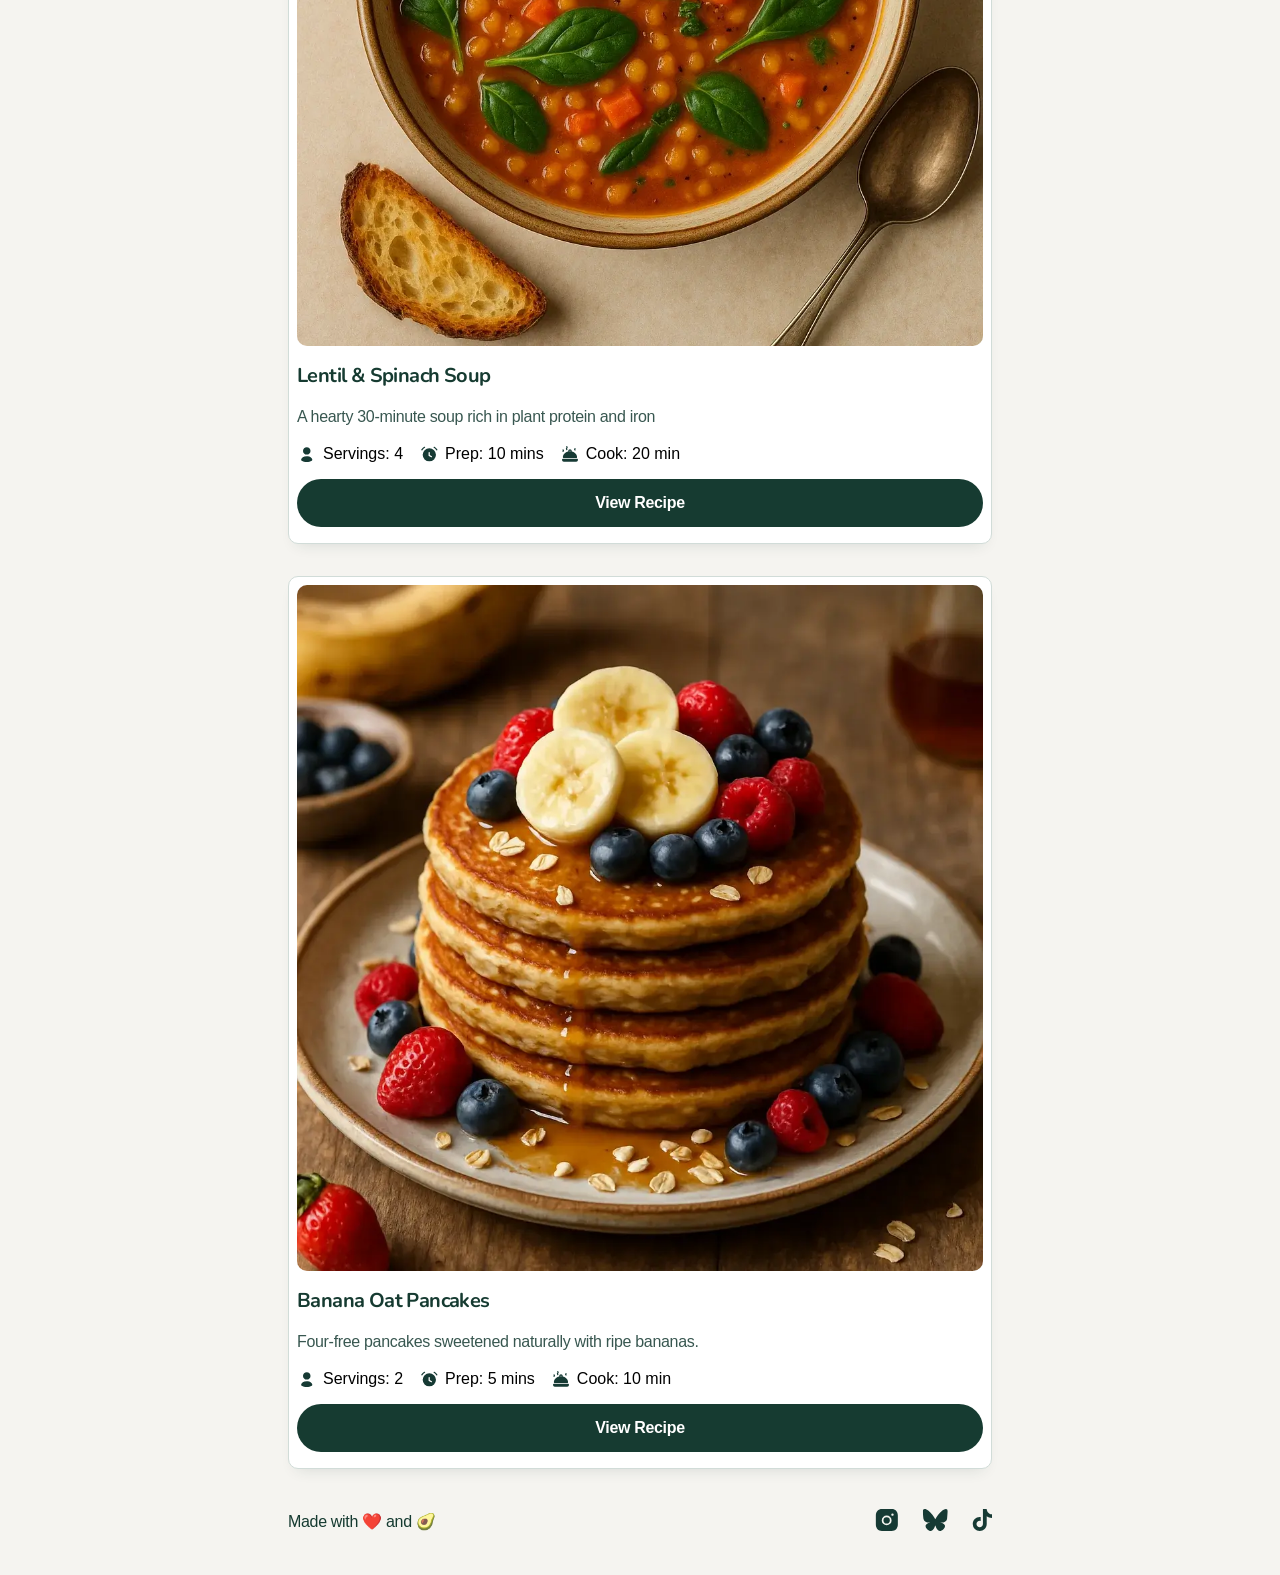
<file: recipes.html>
<!doctype html>
<html lang="en">
  <head>
    <meta charset="UTF-8" />
    <meta name="viewport" content="width=device-width, initial-scale=1.0" />

    <link
      rel="icon"
      type="image/png"
      sizes="32x32"
      href="./assets/images/favicon-32x32.png"
    />

    <title>Frontend Mentor | Recipe finder website</title>
    <link rel="stylesheet" href="./styles/normalize.css" />
    <link rel="stylesheet" href="./styles/style.css" />
  </head>
  <body>
    <header class="header container">
      <div class="header__container">
        <a href="index.html" class="header__logo">
          <img src="./assets/images/logo.svg" alt="logo" />
        </a>
        <button
          class="header__icon-open"
          aria-label="Open Menu"
          aria-expanded="false"
          aria-controls="navMenu"
        >
          <svg
            width="40"
            height="40"
            viewBox="0 0 40 40"
            fill="none"
            xmlns="http://www.w3.org/2000/svg"
          >
            <path
              d="M0 4C0 1.79086 1.79086 0 4 0H36C38.2091 0 40 1.79086 40 4V36C40 38.2091 38.2091 40 36 40H4C1.79086 40 0 38.2091 0 36V4Z"
              fill="#E0E6E3"
            />
            <path
              fill-rule="evenodd"
              clip-rule="evenodd"
              d="M28 28H12C11.448 28 11 27.553 11 27C11 26.447 11.448 26 12 26H28C28.552 26 29 26.447 29 27C29 27.553 28.552 28 28 28Z"
              fill="#163A34"
            />
            <path
              fill-rule="evenodd"
              clip-rule="evenodd"
              d="M28 14H12C11.448 14 11 13.553 11 13C11 12.447 11.448 12 12 12H28C28.552 12 29 12.447 29 13C29 13.553 28.552 14 28 14Z"
              fill="#163A34"
            />
            <path
              fill-rule="evenodd"
              clip-rule="evenodd"
              d="M28 21H12C11.448 21 11 20.553 11 20C11 19.447 11.448 19 12 19H28C28.552 19 29 19.447 29 20C29 20.553 28.552 21 28 21Z"
              fill="#163A34"
            />
          </svg>
        </button>
        <div class="header__wrapper">
          <nav class="header__menu">
            <ul id="navMenu" class="header__menu-list">
              <li class="header__menu-item">
                <a href="index.html" class="header__menu-link">Home</a>
              </li>
              <li class="header__menu-item">
                <a href="about.html" class="header__menu-link">About</a>
              </li>
              <li class="header__menu-item">
                <a href="recipes.html" class="header__menu-link">Recipes</a>
              </li>
            </ul>
          </nav>
          <div class="header__btn">
            <button class="btn header__btn-sign">Browse recipes</button>
          </div>
        </div>
      </div>
    </header>
    <hr />
    <main class="main">
      <section class="explore container">
        <h2>Explore our simple, healthy recipes</h2>
        <p>
          Discover eight quick, whole-food dishes that fit real-life schedules
          and taste amazing. Use the search bar to find a recipe by name or
          ingredient, or simply scroll the list and let something delicious
          catch your eye.
        </p>
      </section>
      <section class="recipes container">
        <form action="#" id="form" class="form">
          <div class="select">
            <div class="dropdown" id="prep-selected">
              <button class="btn__head">Max Prep Time</button>
              <div class="selected">
                <div class="form__radio">
                  <label>
                    <input type="radio" name="option" value="0" />
                    0 minutes
                  </label>
                </div>
                <div class="form__radio">
                  <label>
                    <input type="radio" name="option" value="5" />
                    5 minutes
                  </label>
                </div>
                <div class="form__radio">
                  <label>
                    <input type="radio" name="option" value="10" />
                    10 minutes
                  </label>
                </div>
                <button class="clear__btn">Clear</button>
              </div>
            </div>
            <div class="dropdown" id="cook-selected">
              <button class="btn__head">Max Cook Time</button>
              <div class="selected">
                <div class="form__radio">
                  <label>
                    <input type="radio" name="option" value="0" />
                    0 minutes
                  </label>
                </div>
                <div class="form__radio">
                  <label>
                    <input type="radio" name="option" value="5" />
                    5 minutes
                  </label>
                </div>
                <div class="form__radio">
                  <label>
                    <input type="radio" name="option" value="10" />
                    10 minutes
                  </label>
                </div>
                <div class="form__radio">
                  <label>
                    <input type="radio" name="option" value="15" />
                    15 minutes
                  </label>
                </div>
                <div class="form__radio">
                  <label>
                    <input type="radio" name="option" value="20" />
                    20 minutes
                  </label>
                </div>
                <button class="clear__btn">Clear</button>
              </div>
            </div>
          </div>
          <div class="form__input">
            <input type="text" placeholder="Search by name or ingredient..." />
            <svg
              xmlns="http://www.w3.org/2000/svg"
              width="20"
              height="21"
              fill="none"
              viewBox="0 0 20 21"
            >
              <path
                fill="#163A34"
                fill-rule="evenodd"
                d="M3.336 9.318A5.872 5.872 0 0 1 9.2 3.453a5.872 5.872 0 0 1 5.865 5.865 5.873 5.873 0 0 1-5.865 5.866 5.873 5.873 0 0 1-5.865-5.866Zm15.412 8.716-3.832-3.823a7.492 7.492 0 0 0 1.817-4.893c0-4.153-3.38-7.532-7.532-7.532-4.153 0-7.532 3.38-7.532 7.532 0 4.153 3.38 7.532 7.532 7.532a7.477 7.477 0 0 0 4.494-1.502l3.876 3.866 1.177-1.18Z"
                clip-rule="evenodd"
              />
            </svg>
          </div>
        </form>
        <ul class="recipes__wrap">
          <li class="recipes__wrap-info">
            <picture>
              <!-- Картинка для планшетов и десктопов (от 768px и выше) -->
              <source
                media="(min-width: 600px)"
                srcset="./assets/images/mediterranean-chickpea-salad-large.webp"
              />
              <!-- Картинка для всех остальных (мобильных) по умолчанию -->
              <img
                src="./assets/images/mediterranean-chickpea-salad-small.webp"
                alt="image home hero"
              />
            </picture>
            <h4>mediterranean chickpea salad</h4>
            <p>
              A refreshing, protein-packed salad tossed in a lemon-olive oil
              dressing
            </p>
            <div class="recipes__wrap-details">
              <span>Servings: 2</span><span>Prep: 10 mins</span
              ><span>Cook: 0 min</span>
              <!-- <p class="details__serving">
                <img
                  src="./assets/images/icon-servings.svg"
                  alt="icon servings"
                />
                Servings: <span>2</span>
              </p> -->
              <!-- <p class="details__prep">
                <img
                  src="./assets/images/icon-prep-time.svg"
                  alt="icon prep time"
                />
                Prep:
                <span>10 mins</span>
              </p> -->
              <!-- <p class="details__cook">
                <img
                  src="./assets/images/icon-cook-time.svg"
                  alt="icon cook time"
                />
                Cook:
                <span>10 min</span>
              </p> -->
            </div>
            <button class="btn btn__view">View Recipe</button>
          </li>
          <li class="recipes__wrap-info">
            <picture>
              <!-- Картинка для планшетов и десктопов (от 768px и выше) -->
              <source
                media="(min-width: 600px)"
                srcset="
                  ./assets/images/avocado-tomato-wholegrain-toast-large.webp
                "
              />
              <!-- Картинка для всех остальных (мобильных) по умолчанию -->
              <img
                src="./assets/images/avocado-tomato-wholegrain-toast-small.webp"
                alt="image avocado tomato wholegrain toast"
              />
            </picture>
            <h4>Avocado & Tomato wholegrain Toast</h4>
            <p>
              Creamy avocado spread over toasted wholegrain bread, topped with
              juicy tomatoes
            </p>
            <div class="recipes__wrap-details">
              <span>Servings: 1</span><span>Prep: 5 mins</span
              ><span>Cook: 5 min</span>
              <!-- <p class="details__serving">
                <img
                  src="./assets/images/icon-servings.svg"
                  alt="icon servings"
                />
                Servings: <span>1</span>
              </p> -->
              <!-- <p class="details__prep">
                <img
                  src="./assets/images/icon-prep-time.svg"
                  alt="icon prep time"
                />
                Prep:
                <span>5 mins</span>
              </p> -->
              <!-- <p class="details__cook">
                <img
                  src="./assets/images/icon-cook-time.svg"
                  alt="icon cook time"
                />
                Cook:
                <span>5 min</span>
              </p> -->
            </div>
            <button class="btn btn__view">View Recipe</button>
          </li>
          <li class="recipes__wrap-info">
            <picture>
              <!-- Картинка для планшетов и десктопов (от 768px и выше) -->
              <source
                media="(min-width: 600px)"
                srcset="./assets/images/salmon-asparagus-large.webp"
              />
              <!-- Картинка для всех остальных (мобильных) по умолчанию -->
              <img
                src="./assets/images/salmon-asparagus-small.webp"
                alt="image salmon asparagus"
              />
            </picture>
            <h4>one-pan lemon garlic salmon with asparagus</h4>
            <p>
              A 15-minute weeknight dinner of flaky salmon and tender asparagus
            </p>
            <div class="recipes__wrap-details">
              <span>Servings: 2</span><span>Prep: 5 mins</span
              ><span>Cook: 12 min</span>
              <!-- <p class="details__serving">
                <img
                  src="./assets/images/icon-servings.svg"
                  alt="icon servings"
                />
                Servings: <span>2</span>
              </p> -->
              <!-- <p class="details__prep">
                <img
                  src="./assets/images/icon-prep-time.svg"
                  alt="icon prep time"
                />
                Prep:
                <span>5 mins</span>
              </p> -->
              <!-- <p class="details__cook">
                <img
                  src="./assets/images/icon-cook-time.svg"
                  alt="icon cook time"
                />
                Cook:
                <span>12 min</span>
              </p> -->
            </div>
            <button class="btn btn__view">View Recipe</button>
          </li>
          <li class="recipes__wrap-info">
            <picture>
              <!-- Картинка для планшетов и десктопов (от 768px и выше) -->
              <source
                media="(min-width: 600px)"
                srcset="./assets/images/quinoa-veggie-bowl-large.webp"
              />
              <!-- Картинка для всех остальных (мобильных) по умолчанию -->
              <img
                src="./assets/images/quinoa-veggie-bowl-small.webp"
                alt="image quinoa veggie bowl"
              />
            </picture>
            <h4>quinoa veggie power bowl</h4>
            <p>
              A balanced bowl of fluffy quinoa, roasted veggies and healthy fats
            </p>
            <div class="recipes__wrap-details">
              <span>Servings: 2</span><span>Prep: 10 mins</span
              ><span>Cook: 15 min</span>
              <!-- <p class="details__serving">
                <img
                  src="./assets/images/icon-servings.svg"
                  alt="icon servings"
                />
                Servings: <span>2</span>
              </p> -->
              <!-- <p class="details__prep">
                <img
                  src="./assets/images/icon-prep-time.svg"
                  alt="icon prep time"
                />
                Prep:
                <span>10 mins</span>
              </p> -->
              <!-- <p class="details__cook">
                <img
                  src="./assets/images/icon-cook-time.svg"
                  alt="icon cook time"
                />
                Cook:
                <span>15 min</span>
              </p> -->
            </div>
            <button class="btn btn__view">View Recipe</button>
          </li>
          <li class="recipes__wrap-info">
            <picture>
              <!-- Картинка для планшетов и десктопов (от 768px и выше) -->
              <source
                media="(min-width: 600px)"
                srcset="./assets/images/sweet-potato-tacos-large.webp"
              />
              <!-- Картинка для всех остальных (мобильных) по умолчанию -->
              <img
                src="./assets/images/sweet-potato-tacos-small.webp"
                alt="image sweet potato tacos"
              />
            </picture>
            <h4>sweet potato black bean tacos</h4>
            <p>
              Smoky roasted sweet potatoes and black beans tucked into warm
              tortillas.
            </p>
            <div class="recipes__wrap-details">
              <span>Servings: 3</span><span>Prep: 10 mins</span
              ><span>Cook: 15 min</span>
              <!-- <p class="details__serving">
                <img
                  src="./assets/images/icon-servings.svg"
                  alt="icon servings"
                />
                Servings: <span>3</span>
              </p> -->
              <!-- <p class="details__prep">
                <img
                  src="./assets/images/icon-prep-time.svg"
                  alt="icon prep time"
                />
                Prep:
                <span>10 mins</span>
              </p> -->
              <!-- <p class="details__cook">
                <img
                  src="./assets/images/icon-cook-time.svg"
                  alt="icon cook time"
                />
                Cook:
                <span>15 min</span>
              </p> -->
            </div>
            <button class="btn btn__view">View Recipe</button>
          </li>
          <li class="recipes__wrap-info">
            <picture>
              <!-- Картинка для планшетов и десктопов (от 768px и выше) -->
              <source
                media="(min-width: 600px)"
                srcset="./assets/images/greek-yogurt-large.webp"
              />
              <!-- Картинка для всех остальных (мобильных) по умолчанию -->
              <img
                src="./assets/images/greek-yogurt-small.webp"
                alt="image greek yogurt"
              />
            </picture>
            <h4>greek yogurt Berry parfait</h4>
            <p>
              Layers of creamy yogurt, fresh berries and crunchy oats for a
              high-protein snack.
            </p>
            <div class="recipes__wrap-details">
              <span>Servings: 1</span><span>Prep: 5 mins</span
              ><span>Cook: 0 min</span>
              <!-- <p class="details__serving">
                <img
                  src="./assets/images/icon-servings.svg"
                  alt="icon servings"
                />
                Servings: <span>1</span>
              </p> -->
              <!-- <p class="details__prep">
                <img
                  src="./assets/images/icon-prep-time.svg"
                  alt="icon prep time"
                />
                Prep:
                <span>5 mins</span>
              </p> -->
              <!-- <p class="details__cook">
                <img
                  src="./assets/images/icon-cook-time.svg"
                  alt="icon cook time"
                />
                Cook:
                <span>0 min</span>
              </p> -->
            </div>
            <button class="btn btn__view">View Recipe</button>
          </li>
          <li class="recipes__wrap-info">
            <picture>
              <!-- Картинка для планшетов и десктопов (от 768px и выше) -->
              <source
                media="(min-width: 600px)"
                srcset="./assets/images/lentil-soup-large.webp"
              />
              <!-- Картинка для всех остальных (мобильных) по умолчанию -->
              <img
                src="./assets/images/lentil-soup-small.webp"
                alt="image lentil soup"
              />
            </picture>
            <h4>lentil & spinach soup</h4>
            <p>A hearty 30-minute soup rich in plant protein and iron</p>
            <div class="recipes__wrap-details">
              <span>Servings: 4</span><span>Prep: 10 mins</span
              ><span>Cook: 20 min</span>
              <!-- <p class="details__serving">
                <img
                  src="./assets/images/icon-servings.svg"
                  alt="icon servings"
                />
                Servings: <span>4</span>
              </p> -->
              <!-- <p class="details__prep">
                <img
                  src="./assets/images/icon-prep-time.svg"
                  alt="icon prep time"
                />
                Prep:
                <span>10 mins</span>
              </p> -->
              <!-- <p class="details__cook">
                <img
                  src="./assets/images/icon-cook-time.svg"
                  alt="icon cook time"
                />
                Cook:
                <span>20 min</span>
              </p> -->
            </div>
            <button class="btn btn__view">View Recipe</button>
          </li>
          <li class="recipes__wrap-info">
            <picture>
              <!-- Картинка для планшетов и десктопов (от 768px и выше) -->
              <source
                media="(min-width: 600px)"
                srcset="./assets/images/banana-pancakes-large.webp"
              />
              <!-- Картинка для всех остальных (мобильных) по умолчанию -->
              <img
                src="./assets/images/banana-pancakes-small.webp"
                alt="image banana pancakes"
              />
            </picture>
            <h4>banana oat pancakes</h4>
            <p>Four-free pancakes sweetened naturally with ripe bananas.</p>
            <div class="recipes__wrap-details">
              <span>Servings: 2</span><span>Prep: 5 mins</span
              ><span>Cook: 10 min</span>
              <!-- <p class="details__serving">
                <img
                  src="./assets/images/icon-servings.svg"
                  alt="icon servings"
                />
                Servings: <span>2</span>
              </p> -->
              <!-- <p class="details__prep">
                <img
                  src="./assets/images/icon-prep-time.svg"
                  alt="icon prep time"
                />
                Prep:
                <span>5 mins</span>
              </p> -->
              <!-- <p class="details__cook">
                <img
                  src="./assets/images/icon-cook-time.svg"
                  alt="icon cook time"
                />
                Cook:
                <span>10 min</span>
              </p> -->
            </div>
            <button class="btn btn__view">View Recipe</button>
          </li>
        </ul>
      </section>
      <!-- Populate recipes using data from the data.json file -->
    </main>
    <footer class="footer container">
      <div class="footer__social">
        <button>
          <!-- <img src="./assets/images/icon-instagram.svg" alt="icon instagram" /> -->
          <svg
            xmlns="http://www.w3.org/2000/svg"
            width="23"
            height="22"
            fill="none"
            viewBox="0 0 23 22"
          >
            <path
              fill="#163A34"
              fill-rule="evenodd"
              d="M11.664 8.198a3.19 3.19 0 0 0-3.187 3.184 3.188 3.188 0 0 0 6.374 0 3.188 3.188 0 0 0-3.187-3.184Z"
              clip-rule="evenodd"
            />
            <path
              fill="#163A34"
              fill-rule="evenodd"
              d="M17.476 6.842c-.66 0-1.198-.535-1.198-1.191a1.198 1.198 0 0 1 2.396 0c0 .656-.538 1.191-1.198 1.191Zm-5.812 9.461a4.928 4.928 0 0 1-4.924-4.92 4.928 4.928 0 0 1 4.924-4.922 4.927 4.927 0 0 1 4.923 4.921 4.927 4.927 0 0 1-4.923 4.921ZM16.727 0H6.96C3.303 0 .844 2.573.844 6.403v9.194C.844 19.426 3.303 22 6.96 22h9.766c3.659 0 6.118-2.574 6.118-6.403V6.403c0-3.83-2.458-6.403-6.117-6.403Z"
              clip-rule="evenodd"
            />
          </svg>
        </button>
        <button>
          <!-- <img src="./assets/images/icon-bluesky.svg" alt="icon bluesky" /> -->
          <svg
            xmlns="http://www.w3.org/2000/svg"
            width="26"
            height="22"
            fill="none"
            viewBox="0 0 26 22"
          >
            <g clip-path="url(#a)">
              <path
                fill="#163A34"
                d="M6.22 1.48c2.865 2.151 5.946 6.512 7.077 8.852 1.132-2.34 4.213-6.7 7.077-8.851 2.067-1.552 5.416-2.753 5.416 1.068 0 .763-.437 6.41-.694 7.327-.892 3.187-4.142 4-7.032 3.508 5.053.86 6.338 3.709 3.562 6.557-5.272 5.41-7.578-1.357-8.17-3.091-.107-.318-.158-.467-.159-.34 0-.127-.051.022-.16.34-.59 1.734-2.896 8.502-8.169 3.091-2.776-2.848-1.49-5.697 3.563-6.557-2.891.492-6.141-.321-7.033-3.508-.257-.917-.694-6.564-.694-7.327 0-3.82 3.35-2.62 5.416-1.068Z"
              />
            </g>
            <defs>
              <clipPath id="a">
                <path fill="#fff" d="M.844 0H25.75v22H.844z" />
              </clipPath>
            </defs>
          </svg>
        </button>
        <button>
          <!-- <img src="./assets/images/icon-tiktok.svg" alt="icon tiktok" /> -->
          <svg
            xmlns="http://www.w3.org/2000/svg"
            width="20"
            height="22"
            fill="none"
            viewBox="0 0 20 22"
          >
            <path
              fill="#163A34"
              d="M20 9.023h-.043c-1.977 0-3.781-.601-5.242-1.675v7.691c0 3.867-3.137 6.961-7.004 6.961A6.932 6.932 0 0 1 .75 15.04c0-3.868 3.094-7.005 6.96-7.005.345 0 .645.043.99.086v3.867a2.664 2.664 0 0 0-.99-.172c-1.76 0-3.222 1.461-3.222 3.223 0 1.762 1.461 3.223 3.223 3.223 1.762 0 3.223-1.461 3.223-3.223V0h3.78v.086c0 .3 0 .602.087.902a5.226 5.226 0 0 0 2.32 3.438c.817.558 1.805.86 2.836.86H20v3.737Z"
            />
          </svg>
        </button>
      </div>
      <p>Made with ❤️ and 🥑</p>
    </footer>
    <script src="app.js"></script>
  </body>
</html>

<!-- 
Добрый день! У меня есть select с option 0 минут, 5 минут, 10 минут, которые оформлены как радио-кнопки и после option есть кнопка - Clear? для очистки выбора. Как лучше оформить как select или drop-down, но тогда можно ли к drop-down - привязать JavaScript?
-->
</file>
<file: styles/style.css>
:root {
  --neutral-900: hsl(164, 45%, 16%);
  --neutral-600: hsl(166, 22%, 28%);
  --neutral-300: hsl(160, 13%, 84%);
  --neutral-200: hsl(108, 12%, 92%);
  --neutral-100: hsl(45, 20%, 95%);
  --neutral-0: hsl(0, 0%, 100%);
  --orange: hsl(21, 98%, 71%);
  --teal: hsl(170, 40%, 48%);
  --indigo: hsl(230, 62%, 64%);
  --font-family: "Nunito Sans", sans-serif;
  --second-family: "Nunito", sans-serif;
}
@font-face {
  font-family: "Nunito";
  src:
    local("Nunito"), url(../assets/fonts/Nunito/Nunito-VariableFont_wght.ttf);
}
@font-face {
  font-family: "Nunito-Sans";
  src:
    local("Nunito-Sans"),
    url(../assets/fonts/Nunito_Sans/NunitoSans-VariableFont_YTLC\,opsz\,wdth\,wght.ttf);
}

*,
::after,
::before {
  box-sizing: inherit;
}

body {
  /* max-width: 375px; */
  /* width: 100%; */
  min-height: 1932px;
  /* padding-inline: 16px; */
  font-family: "Nunito Sans", sans-serif;
  background-color: var(--neutral-100);
  /* position: relative; */
}
hr {
  border: none; /* Убираем стандартную рамку */
  background-color: var(--neutral-300); /* Цвет линии */
  height: 1px; /* Толщина */
  width: 100%; /* Ширина */
}
img {
  /* Чтобы ширина не выходила за экран изображения */
  max-width: 100%;
  display: block;
}

a {
  text-decoration: none;
}
ul {
  margin-block: 0;
  padding-inline-start: 0;
}

button {
  border: none;
  padding: 0;
  cursor: pointer;
  color: inherit;
  background-color: transparent;
}
/* Добавляем в каждый секцию максимальная ширана
это ширина контента без паддингов */
.container {
  box-sizing: border-box;
  max-width: 363px;
  margin-inline: auto;
  padding-inline: 10px;
}
.header {
  padding-block: 20px;
}
.header__container {
  display: flex;
  align-items: center;
  justify-content: space-between;
  position: relative;
}
.header__logo {
  display: block;
  width: 200px;
}
.header__wrapper {
  display: flex;
  align-items: center;
  flex-direction: column;
  justify-content: space-between;
  background-color: var(--neutral-0);
  width: 343px;
  height: 231px;
  border-radius: 8px;
  position: absolute;
  top: 60px;
  left: -5px;
  z-index: 2;
  padding-block-end: 8px;
  box-shadow: 0 12px 22px -12px var(--neutral-600);
  display: none;
}
.menu__active .header__wrapper {
  display: flex;
}
.header__menu {
  padding-block-start: 12px;
}
.header__menu-list {
  width: 327px;
  list-style: none;
  display: flex;
  align-items: flex-start;
  flex-direction: column;
  row-gap: 12px;
  padding-inline-start: 8px;
}
/* .header__menu-item {
} */
.header__menu-link {
  font-weight: 600;
  font-size: 18px;
  line-height: 150%;
  letter-spacing: -0.02em;
  color: hsl(218, 23%, 21%);
}
.header__btn {
  padding-inline: 8px;
}
.btn {
  display: flex;
  align-items: center;
  justify-content: center;
  border-radius: 10px;
  background-color: var(--neutral-900);
  font-weight: 700;
  font-family: "Nunito Sans", sans-serif;
  font-size: 20px;
  line-height: 140%;
  letter-spacing: -0.03em;
  text-align: center;
  color: var(--neutral-0);
  transition: background-color 450ms ease-in-out;
  &:hover {
    background-color: var(--neutral-600);
  }
  &:focus {
    outline: none;
  }
  &:focus-visible {
    outline: 2px solid var(--neutral-900);
    /* Отступ от кнопки */
    outline-offset: 2px;
  }
}
.btn.header__btn-sign {
  width: 327px;
  height: 52px;
}
.main {
  margin-block-start: 48px;
}
.main picture img {
  background-color: var(--neutral-0);
  box-shadow: 0px 0px 0px 3.45px var(--neutral-0);
}
.meals {
  margin-block-end: 64px;
}
.meals h1 {
  /* width: 343px; */
  font-family: var(--second-family);
  font-weight: 800;
  font-size: clamp(3.25rem, 5vw + 20px, 4.5rem);
  line-height: 110%;
  letter-spacing: -0.04em;
  color: var(--neutral-900);
  margin-block: 0 16px;
}
/* декоративная полоска в заголовке */
.meals h1 span {
  background-image: url("../assets/images/hero-background.svg");
  background-repeat: no-repeat;
  background-size: contain;
  background-position: center bottom 25%;
}
.meals p {
  font-family: var(--font-family);
  font-weight: 500;
  font-size: 20px;
  line-height: 150%;
  letter-spacing: -0.02em;
  color: var(--neutral-600);
  margin-block: 0 32px;
}
.btn__meals {
  width: 198px;
  height: 60px;
  margin-block-end: 40px;
}
.meals picture {
  position: relative; /* Создаем точку отсчета для линии */
  display: block; /* Позволяет псевдоэлементу отображаться */
  /* width: max-content;  Чтобы контейнер не был шире самой картинки */
  margin: 0 auto; /* Если нужно отцентрировать картинку */
}

.meals picture::before {
  content: "";
  position: absolute;
  /* Параметры самой линии 
  Укажите реальную ширину вашей линии
  Укажите реальную высоту */
  background-image: url("../assets/images/pattern-squiggle-mobile.svg");
  background-repeat: no-repeat;
  background-size: contain;
  width: 375px;
  height: 476px;
  /* Размещаем линию */
  top: -125px;
  right: -15px;
  /* Кладем линию ПОД картинку */
  z-index: -1;
}

.meals img {
  display: block; /* Убирает лишний отступ снизу у картинки */
  position: relative; /* Гарантирует, что картинка будет выше линии */
  border-radius: 3px;
  z-index: 1;
}
/* Getting */
.getting {
  margin-block-end: 64px;
}
.getting h2 {
  font-family: var(--second-family);
  font-weight: 800;
  /* font-size: clamp(40px, calc(37.183px + 0.751vw), 48px); */
  font-size: clamp(2.5rem, calc(2.324rem + 0.751vw), 3rem);
  line-height: 120%;
  letter-spacing: -0.04em;
  color: var(--neutral-900);
  margin-block: 0 48px;
}
.getting__block {
  display: flex;
  align-items: center;
  flex-direction: column;
  row-gap: 24px;
}
.getting__block li {
  list-style-type: none;
  box-sizing: border-box;
  min-height: 194px;
  display: flex;
  flex-direction: column;
  justify-content: flex-end;
  position: relative;
  padding-block-start: 80px;
  &::before {
    position: absolute;
    content: "";
    width: 60px;
    height: 60px;
    border-radius: 12px;
    background-color: var(--neutral-0);
    background-repeat: no-repeat;
    background-position: center;
    top: 0;
    left: 0;
    border: 1px solid var(--neutral-200);
    box-shadow: 0 1px 0 var(--neutral-200);
    border-radius: 12px;
  }
  &:nth-child(1):before {
    content: "";
    background-image: url("../assets/images/icon-whole-food-recipes.svg");
  }
  &:nth-child(2):before {
    content: "";
    background-image: url("../assets/images/icon-minimum-fuss.svg");
  }
  &:nth-child(3):before {
    content: "";
    background-image: url("../assets/images/icon-search-in-seconds.svg");
  }
}
/* .getting__block img {
  width: 60px;
  height: 60px;
  object-fit: contain;
  background-color: var(--neutral-0);
  border: 1px solid var(--neutral-200);
  box-shadow: 0 1px 0 var(--neutral-200);
  border-radius: 12px;
  margin-block-end: 20px;
} */
.getting__block h4 {
  font-family: var(--second-family);
  font-weight: 700;
  font-size: 32px;
  line-height: 130%;
  letter-spacing: -0.03em;
  color: var(--neutral-900);
  margin-block: 0 12px;
}
.getting__block p {
  font-family: var(--font-family);
  font-weight: 500;
  font-size: 20px;
  line-height: 150%;
  letter-spacing: -0.02em;
  color: var(--neutral-600);
  margin-block: 0;
}
/* Built */
.built {
  margin-block-end: 64px;
}
.built h2 {
  font-family: var(--second-family);
  font-weight: 800;
  /* font-size: 40px; */
  font-size: clamp(2.5rem, calc(2.324rem + 0.751vw), 3rem);
  line-height: 120%;
  letter-spacing: -0.05em;
  color: var(--neutral-900);
  margin-block: 0 20px;
}
.built p {
  font-family: var(--font-family);
  font-weight: 500;
  font-size: 20px;
  line-height: 150%;
  letter-spacing: -0.02em;
  color: var(--neutral-600);
  margin-block: 0 32px;
}
.built span {
  font-family: var(--second-family);
  font-weight: 700;
  line-height: 140%;
  letter-spacing: -0.03em;
}
/* Псевдокласс :first-of-type находит первого потомка своего типа среди детей родителя.
Этот селектор выберет именно первый элемент нужного типа (в данном случае — первый <p>), 
даже если перед ним есть другие теги.
*/
.built p:first-of-type {
  margin-block-end: 20px;
}
.built img {
  border-radius: 10px;
}

/* About */
/* Mission */
.mission {
  padding-block-end: 64px;
}
.mission__content {
  margin-block-end: 40px;
}
.mission__color {
  font-family: var(--second-family);
  width: fit-content;
  /*  указывает элементу использовать столько горизонтального пространства, сколько необходимо для его содержимого, но не более максимального доступного пространства в его контейнере.  */
  height: 32px;
  padding-inline: 6px;
  text-align: center;
  align-content: center;
  font-weight: 700;
  font-size: 20px;
  line-height: 140%;
  letter-spacing: -0.5px;
  color: var(--neutral-900);
  background: var(--orange);
  border-radius: 6px;
  margin-block: 0 24px;
}

.mission__content hgroup p {
  font-family: var(--second-family);
  font-size: clamp(2.5rem, calc(2.324rem + 0.751vw), 3rem);
  font-weight: 800;
  line-height: 120%;
  letter-spacing: -2px;
  color: var(--neutral-900);
  margin-block: 0 24px;
}
.mission__content p {
  font-family: var(--font-family);
  font-weight: 500;
  font-size: 20px;
  line-height: 150%;
  letter-spacing: -0.02em;
  color: var(--neutral-600);
  margin-block: 0;
}
.mission__content p:not(:last-child) {
  margin-block-end: 16px;
}
.mission img {
  border-radius: 10px;
}
/* Exist Philosophy*/
.exist-philosophy {
  margin-block-start: 48px;
}
.exist__content {
  padding-inline-start: 52px;
}
.exist__content p:last-child {
  margin-block-end: 0;
}
.exist-philosophy h2 {
  font-family: var(--second-family);
  font-weight: 800;
  font-size: clamp(2.5rem, calc(2.324rem + 0.751vw), 3rem);
  line-height: 120%;
  letter-spacing: -0.04em;
  color: var(--neutral-900);
  margin-block: 0 40px;
}
.exist-philosophy h6 {
  font-family: var(--second-family);
  font-weight: 700;
  font-size: 24px;
  line-height: 130%;
  letter-spacing: -0.04em;
  color: var(--neutral-900);
  margin-block: 0 12px;
  position: relative;
}
.exist-philosophy h6::before {
  position: absolute;
  content: "";
  background-image: url("../assets/images/icon-bullet-point.svg");
  width: 32px;
  height: 32px;
  background-size: contain;
  top: 1px;
  left: -45px;
  /*  чтобы иконка не «подпрыгивала» выше базовой линии текста */
  vertical-align: middle;
}
.exist-philosophy p {
  font-family: var(--font-family);
  font-weight: 500;
  font-size: 20px;
  line-height: 150%;
  letter-spacing: -0.02em;
  color: var(--neutral-800);
  margin-block: 0 24px;
}
.exist {
  padding-block-end: 48px;
}

.philosophy {
  margin-block-start: 48px;
}
.philosophy__content p:last-child {
  margin-block-end: 0;
}
.philosophy__content {
  padding-inline-start: 52px;
  padding-block-end: 49px;
}
/* Plate */
.plate {
  margin-block: 48px;
}
.plate__content {
  margin-block-end: 32px;
}
.plate__content h2 {
  font-family: var(--second-family);
  font-weight: 800;
  font-size: clamp(2.5rem, calc(2.324rem + 0.751vw), 3rem);
  line-height: 120%;
  letter-spacing: -0.05em;
  color: var(--neutral-900);
  margin-block: 0 20px;
}
.plate__content p {
  font-family: var(--font-family);
  font-weight: 500;
  font-size: 20px;
  line-height: 150%;
  letter-spacing: -0.02em;
  color: var(--neutral-600);
  margin-block: 0 12px;
}
.plate__list {
  list-style-type: none;
}
.plate__list li {
  font-family: var(--font-family);
  font-weight: 500;
  font-size: 20px;
  line-height: 150%;
  letter-spacing: -0.02em;
  color: var(--neutral-600);
  padding-inline-start: 32px;
  position: relative;
}
.plate__list li::before {
  position: absolute;
  content: "";
  width: 8px;
  height: 8px;
  border-radius: 50%;
  background-color: var(--neutral-600);
  top: 0;
  left: 0;
  transform: translate(150%, 150%);
}

.plate img {
  border-radius: 10px;
}
/* Recipes */
/* Explore */
.explore {
  margin-block: 48px;
}
.explore h2 {
  font-family: var(--second-family);
  font-weight: 800;
  font-size: clamp(2.5rem, calc(2.324rem + 0.751vw), 3rem);
  line-height: 120%;
  letter-spacing: -0.05em;
  color: var(--neutral-900);
  margin-block: 0 12px;
}
.explore p {
  font-family: var(--font-family);
  font-weight: 500;
  font-size: 20px;
  line-height: 150%;
  letter-spacing: -0.02em;
  color: var(--neutral-600);
  margin-block: 0;
}

/* Form */
.form {
  display: flex;
  align-items: center;
  flex-direction: column;
  row-gap: 12px;
  margin-block-end: 24px;
}
.select {
  display: flex;
  align-items: center;
  flex-direction: column;
  row-gap: 12px;
}
input[type="text"] {
  display: block;
  border: none;
  width: 343px;
  height: 47px;
  border: 1px solid var(--neutral-300);
  border-radius: 10px;
  padding: 10px 16px;
  background: var(--neutral-0);
  padding-inline-start: 44px;
  cursor: pointer;
}
.form__input {
  position: relative;
}
::placeholder {
  font-family: var(--second-family);
  font-weight: 600;
  font-size: 18px;
  line-height: 150%;
  letter-spacing: -0.02em;
  color: var(--neutral-900);
  opacity: 0.7;
}
.form__input svg {
  position: absolute;
  width: 20px;
  height: 20px;
  top: 14px;
  left: 16px;
}
/* select {
  appearance: none;
  width: 343px;
  height: 47px;
  border: 1px solid var(--neutral-300);
  border-radius: 10px;
  padding: 10px 16px;
  background: var(--neutral-0);
} */
/* select option {
  border: none;
  outline: none;
  font-family: var(--second-family);
  font-weight: 600;
  font-size: 18px;
  line-height: 150%;
  letter-spacing: -0.02em;
  color: #293241;
} */
.dropdown {
  position: relative;
}
.dropdown .btn__head {
  border: 1px solid #e0e6e3;
  display: flex;
  align-items: center;
  justify-content: center;
  width: 343px;
  height: 47px;
  border-radius: 10px;
  background: var(--neutral-0);
  font-weight: 600;
  font-size: 18px;
  line-height: 150%;
  letter-spacing: -0.02em;
  color: var(--neutral-900);
  cursor: pointer;
}
.dropdown .btn__head::after {
  position: absolute;
  content: "";
  background-image: url("../assets/images/icon-chevron-down.svg");
  width: 20px;
  height: 21px;
  top: 15px;
  right: 87px;
}

.selected {
  position: absolute;
  border: 1px solid var(--neutral-300);
  border-radius: 8px;
  padding: 8px;
  width: 240px;
  /* height: 173px; */
  box-shadow: 0 12px 22px -12px var(--neutral-300);
  background: var(--neutral-0);
  top: 53px;
  visibility: hidden;
  z-index: 2;
}
.dropdown.open .selected {
  opacity: 1;
  visibility: visible;
}
.form__radio {
  /* border: 1px solid var(--neutral-0);
  border-radius: 8px;
  padding: 8px;
  width: 224px;
  height: 43px;
  background: var(--neutral-0); */
}

label {
  display: block;
  width: 224px;
  height: 43px;
  border: 1px solid var(--neutral-0);
  border-radius: 8px;
  padding: 8px 28px;
  position: relative;
  font-weight: 600;
  font-size: 18px;
  line-height: 150%;
  letter-spacing: -0.02em;
  color: var(--neutral-600);
  cursor: pointer;
  transition: border 0.2s ease-in-out;
}
input[type="radio"] {
  position: absolute;
  width: 0;
  height: 0;
  left: 6px;
  top: 13px;
}
input[type="radio"]::before {
  content: "";
  display: inline-block;
  width: 16px;
  height: 16px;
  border-radius: 50%;
  background: transparent;
  border: 2px solid hsl(165, 15%, 84%);
}
input[type="radio"]:checked::after {
  position: absolute;
  content: "";
  width: 8px;
  height: 8px;
  background: var(--neutral-600);
  border: 2px solid var(--neutral-600);
  border-radius: 50%;
  left: 4px;
  top: 4px;
  cursor: pointer;
}
input[type="radio"]:checked::before {
  border-color: var(--neutral-600);
}
.clear__btn {
  border: none;
  outline: none;
  border-radius: 8px;
  padding: 2px 8px;
  width: 224px;
  height: 28px;
  font-weight: 500;
  font-size: 16px;
  line-height: 150%;
  letter-spacing: -0.02em;
  color: var(--neutral-600);
  background: var(--neutral-0);
  text-align: left;
}
.recipes__wrap {
  display: grid;
  grid-template-columns: 1fr;
  row-gap: 32px;
}
.recipes__wrap-info {
  box-shadow: 0 8px 16px -9px rgba(22, 58, 52, 0.16);
  background: var(--neutral-0);
  border: 1px solid var(--neutral-300);
  border-radius: 10px;
  padding: 8px;
}
.recipes__wrap-info picture img {
  border-radius: 10px;
  margin-block-end: 16px;
}
.recipes__wrap-info h4 {
  width: 311px;
  display: inline-block;
  text-transform: capitalize;
  font-family: var(--second-family);
  font-weight: 700;
  font-size: 20px;
  line-height: 140%;
  letter-spacing: -0.03em;
  color: var(--neutral-900);
  margin-block: 0 10px;
  /* Для того, чтобы было ... как в макете */
  overflow: hidden;
  white-space: nowrap;
  text-overflow: ellipsis;
}
.recipes__wrap-info p {
  font-family: var(--font-family);
  font-weight: 500;
  font-size: 16px;
  line-height: 150%;
  letter-spacing: -0.02em;
  color: var(--neutral-600);
  margin-block: 0 16px;
}
.recipes__wrap-details {
  display: flex;
  align-items: center;
  flex-wrap: wrap;
  gap: 8px 16px;
  margin-block-end: 16px;
}
.recipes__wrap-details span {
  padding-inline-start: 26px;
  background-repeat: no-repeat;
  background-position: left center;
  &:nth-child(1) {
    background-image: url("../assets/images/icon-servings.svg");
  }
  &:nth-child(2) {
    background-image: url("../assets/images/icon-prep-time.svg");
  }
  &:nth-child(3) {
    background-image: url("../assets/images/icon-cook-time.svg");
  }
}
.recipes__wrap-details p {
  margin: 0;
}
/* .details__serving {
  display: flex;
  align-items: center;
  column-gap: 6px;
} */
/* .details__prep {
  display: flex;
  align-items: center;
  column-gap: 6px;
} */
/* .details__cook {
  display: flex;
  align-items: center;
  column-gap: 6px;
} */
.btn__view {
  width: 327px;
  height: 48px;
  border-radius: 999px;
  margin-block-end: 8px;
  font-size: 16px;
  letter-spacing: -0.02em;
}
/* Recipe */
.main__nav {
  font-weight: 600;
  font-size: 18px;
  line-height: 150%;
  letter-spacing: -0.02em;
  color: var(--neutral-900);
  margin-block-end: 16px;
  text-transform: capitalize;
}
.recipes ul {
  list-style: none;
}
.recipe__info {
  display: flex;
  align-items: center;
  flex-direction: column;
  row-gap: 40px;
  border-bottom: 1px solid var(--neutral-300);
  padding-block-end: 49px;
}
.recipe__info picture img {
  border-radius: 10px;
}
.recipe__details h2 {
  font-family: var(--second-family);
  font-weight: 800;
  font-size: clamp(2.5rem, calc(2.324rem + 0.751vw), 3rem);
  line-height: 120%;
  letter-spacing: -0.05em;
  color: var(--neutral-900);
  margin-block: 0 20px;
  text-transform: capitalize;
}
.recipe__details p {
  font-weight: 500;
  font-size: 20px;
  line-height: 150%;
  letter-spacing: -0.02em;
  color: var(--neutral-600);
  margin-block: 0 20px;
}
.recipe__details .recipes__wrap-details p {
  margin: 0;
}
.recipe__details .recipes__wrap-details {
  margin-block-end: 20px;
}
.recipe__details h4 {
  font-weight: 700;
  font-size: 24px;
  line-height: 130%;
  letter-spacing: -0.04em;
  color: var(--neutral-900);
  margin-block: 0 16px;
}
.recipe__details ul {
  padding-inline-start: 20px;
}
.recipe__details ul:first-of-type {
  margin-block-end: 20px;
}
/* .recipe__details ul:last-of-type {
  padding-block-end: 49px;
} */
.recipe__details li {
  list-style-type: none;
  font-weight: 500;
  font-size: 20px;
  line-height: 150%;
  letter-spacing: -0.02em;
  color: var(--neutral-600);
  position: relative;
  padding-block-end: 8px;
}
.recipe__details li:last-child {
  padding-block-end: 0;
}
.recipe__details li::before {
  position: absolute;
  content: "";
  background-image: url("../assets/images/icon-bullet-point.svg");
  width: 24px; /* Целевая ширина */
  height: 24px; /* Целевая высота */
  background-size: contain; /* Сохраняет пропорции внутри 24x24 */
  top: 3px;
  left: -32px;
  vertical-align: middle;
}
.more__recipes {
  padding-block: 48px;
  border-bottom: 1px solid var(--neutral-300);
}
.more__recipes h3 {
  font-weight: 700;
  font-size: 32px;
  line-height: 130%;
  letter-spacing: -0.03em;
  color: var(--neutral-900);
  margin-block: 0 24px;
}
.more__recipes-block {
  display: flex;
  align-items: center;
  flex-direction: column;
  column-gap: 32px;
}
/* Smarter */
.smarter {
  border-radius: 16px;
  padding: 48px 16px;
  /* width: 343px; */
  /* height: 353px; */
  background: var(--neutral-200);
  margin-block-end: 32px;
}
.smarter h2 {
  font-family: var(--second-family);
  font-weight: 800;
  /* font-size: 40px; */
  font-size: clamp(2.5rem, calc(2.324rem + 0.751vw), 3rem);
  line-height: 120%;
  letter-spacing: -0.05em;
  text-align: center;
  color: var(--neutral-900);
  margin-block: 0 12px;
}
.smarter p {
  font-family: var(--font-family);
  font-weight: 500;
  font-size: 20px;
  line-height: 150%;
  letter-spacing: -0.02em;
  text-align: center;
  color: var(--neutral-600);
  padding: 0 32px;
}
.btn__smarter {
  width: 176px;
  height: 57px;
  margin: 0 auto;
}
.footer {
  padding-block-start: 40px;
}
.footer__social {
  display: flex;
  align-items: center;
  justify-content: center;
  column-gap: 24px;
  margin-block-end: 24px;
}
.footer__social button {
  list-style-type: none;
  cursor: pointer;
  &:hover svg path {
    fill: var(--neutral-600);
  }
  &:focus {
    outline: none;
  }
  &:focus-visible {
    outline: 2px solid var(--neutral-900);
    border-radius: 4px;
    /* Отступ от кнопки */
    outline-offset: 2px;
  }
}
.footer p {
  font-family: var(--font-family);
  font-weight: 500;
  font-size: 16px;
  line-height: 150%;
  letter-spacing: -0.02em;
  text-align: center;
  color: var(--neutral-900);
}

/* ------------------ Tablet -----------*/

@media (min-width: 768px) {
  body {
    /* max-width: 768px; */
    min-height: 2982px;
    /* padding-inline: 32px; */
  }
  .container {
    max-width: 724px;
    /* margin-inline: auto; */
  }
  .header {
    padding-block: 20px 32px;
  }
  .header__wrapper {
    width: 100%;
    align-items: start;
  }
  .header__btn {
    width: 100%;
  }
  .btn.header__btn-sign {
    width: 100%;
  }
  .meals {
    margin-block-end: 80px;
  }
  .meals h1 {
    width: 100%;
  }
  .meals h1 span::after {
    /* width: 210px; */
    height: 25px;
  }
  .meals picture::before {
    background-image: url("../assets/images/pattern-squiggle-1.svg");
    width: 768px;
    height: 664px;
    top: -70px;
  }
  .meals img {
    border-radius: 7px;
  }
  /* Getting */
  .getting {
    padding-block-end: 80px;
    margin-block-end: 0;
    border-bottom: 1px solid var(--neutral-300);
  }
  .getting__block {
    align-items: flex-start;
    row-gap: 32px;
  }
  .getting__block li {
    min-height: 168px;
  }
  /* .getting__block img {
    margin-block-end: 24px;
  } */
  /* Built */
  .built {
    margin-block: 80px;
  }
  .built p {
    margin-block-end: 40px;
  }
  .built span {
    position: relative;
  }
  .built span::after {
    position: absolute;
    content: "";
    width: 100px;
    height: 13px;
    border-radius: 5px;
    background-color: var(--orange);
    top: 10px;
    left: 0;
    opacity: 1;
    z-index: -1;
  }
  /* Smarter */
  .smarter {
    padding-block-start: 80px;
    position: relative;
    z-index: 2;
    margin-block-end: 0;
  }
  .smarter::after {
    position: absolute;
    content: "";
    width: 151px;
    height: 122px;
    /* background-image: url("../assets/images/pattern-knife.svg"); */
    background-image: url("../assets/images/pattern-knife-small.svg");
    background-repeat: no-repeat;
    background-size: contain;
    top: 0px;
    right: 25px;
    z-index: -11;
  }
  .smarter::before {
    position: absolute;
    content: "";
    width: 132px;
    height: 175px;
    background-image: url("../assets/images/pattern-fork-small.svg");
    background-repeat: no-repeat;
    background-size: contain;
    bottom: 0;
    left: 5px;
    z-index: -11;
  }
  .smarter p {
    padding-block-end: 40px;
  }
  /* About */
  /* Mission */
  .mission {
    padding-block: 16px 80px;
  }
  .mission__content {
    margin-block-end: 64px;
  }
  /* Exist Philosophy*/
  .exist-philosophy {
    margin-block-start: 80px;
  }
  .exist-philosophy p {
    margin-block-end: 32px;
  }
  .exist {
    padding-block-end: 80px;
  }
  .philosophy {
    margin-block-start: 80px;
  }
  .philosophy__content {
    padding-inline-start: 130px;
    padding-block-end: 80px;
  }
  /* Plate */
  .plate {
    margin-block: 80px;
  }
  .plate__content {
    margin-block-end: 40px;
  }
  /* Recipes */
  /* Explore */
  .explore {
    margin-block-start: 64px;
  }
  /* Form */
  .form {
    flex-direction: row;
    gap: 0 12px;
  }
  .select {
    flex-direction: row;
    gap: 0 12px;
  }
  input[type="text"] {
    width: 320px;
    transition: border-color 0.3s; /* Плавный эффект */
    &:hover {
      border: 1px solid var(--neutral-900);
      border-radius: 10px;
    }
  }
  .dropdown .btn__head {
    width: 180px;
    transition: border-color 0.3s; /* Плавный эффект */
    &:hover {
      border: 1px solid var(--neutral-900);
      border-radius: 10px;
    }
  }
  .dropdown .btn__head::after {
    right: 2px;
  }
  .dropdown.open {
    border: 1px solid var(--neutral-900);
    border-radius: 10px;
  }
  .recipes__wrap-details {
    row-gap: 0;
  }
  /* Стандартный :focus работает только на элементах, которые могут принимать фокус ввода. 
  label к ним не относится.
  :focus-within — срабатывает на родителе (label), когда любой элемент внутри него (input) получает фокус.
  :has(:checked) — если вы хотите, чтобы рамка оставалась активной после клика (когда кнопка выбрана): */
  label:focus-within {
    border: 2px solid var(--neutral-900);
  }
  label:has(input:checked) {
    border-color: var(--neutral-900);
  }
  .btn__view {
    width: 100%;
  }
  .clear__btn:focus {
    outline: 2px solid var(--neutral-900);
  }

  /* Footer */
  .footer {
    display: flex;
    align-items: center;
    justify-content: space-between;
    flex-direction: row-reverse;
    padding-block: 40px;
  }
  .footer__social {
    margin-block-end: 0;
  }
  .footer p {
    margin-block: 0;
  }
}

/* ------------------ Desktop -----------*/
@media (min-width: 1440px) {
  body {
    /* max-width: 1440px; */
    /* min-height: 2672px; */
    /* margin: 0 auto; */
    /* padding: 0; */
  }
  .container {
    max-width: 1202px;
    /* margin-inline: auto; */
  }
  .header {
    padding-block: 32.5px;
  }
  .header__container {
    position: static;
  }
  .header__logo {
    width: 260px;
  }
  .header__icon-open {
    display: none;
  }
  .header__wrapper {
    position: static;
    width: 0;
    height: 0;
    display: flex;
    flex-direction: row;
    align-items: center;
    flex-basis: 780px;
    box-shadow: none;
    background: transparent;
    padding: 0;
  }
  .header__menu {
    padding: 0;
  }
  .header__menu-list {
    flex-direction: row;
    gap: 0 40px;
  }
  .header__menu-link {
    display: inline-block;
  }
  .header__menu-link.active {
    position: relative;
  }
  .header__menu-link.active::after {
    position: absolute;
    content: "";
    left: 50%;
    bottom: -5px;
    width: 100%;
    height: 3px;
    border-radius: 4px;
    background-color: var(--orange);
    translate: -50% 0;
  }
  .btn.header__btn-sign {
    width: 167px;
    height: 52px;
    padding: 0;
    margin-left: auto;
  }
  .main {
    margin-block-start: 80px;
  }
  /* Meals */
  .meals {
    margin-block-end: 96px;
  }
  .meals h1 {
    text-align: center;
    margin-block-end: 12px;
  }
  .meals h1 span::after {
    /* width: 265px; */
    height: 38px;
    /* left: 295px; */
    top: 48px;
  }
  .meals p {
    width: 580px;
    text-align: center;
    margin: 0 auto 40px auto;
  }
  .btn__meals {
    margin: 0 auto 80px auto;
  }
  .meals picture::before {
    background-image: url("../assets/images/pattern-squiggle-1.svg");
    width: 1440px;
    height: 616px;
    background-size: contain;
    top: -155px;
    left: -30px;
  }
  /* Getting */
  /* .getting {
    margin-block-end: 96px;
  } */
  .getting h2 {
    text-align: center;
  }
  .getting__block {
    flex-direction: row;
    justify-content: center;
    gap: 0 32px;
  }
  .getting__block li {
    width: 376px;
    min-height: 198px;
  }
  /* Built */
  .built {
    display: flex;
    align-items: center;
    column-gap: 48px;
    margin-block: 96px;
  }
  .built p {
    width: 509px;
  }
  /* Smarter */
  .smarter {
    /* margin: 0; */
    padding-block: 96px;
  }
  .smarter p {
    padding: 0;
    margin-block: 0 40px;
  }
  /* About */
  /* Mission */
  .mission {
    display: flex;
    align-items: center;
    justify-content: space-between;
    column-gap: 64px;
    padding-block-start: 0 96px;
  }
  .mission__content {
    max-width: 510px;
    min-height: 450px;
  }
  .mission__content h2 {
    width: 475px;
  }
  /* Exist Philosophy*/
  .exist-philosophy {
    margin-block-start: 96px;
  }
  .exist,
  .philosophy {
    display: flex;
    align-items: center;
    justify-content: space-between;
    column-gap: 64px;
  }
  .exist {
    padding-block-end: 96px;
  }

  .exist-philosophy .exist h2 {
    min-width: 372px;
    margin: 0;
  }
  .philosophy h2 {
    max-width: 376px;
    margin: 0;
  }
  .philosophy {
    margin-block-start: 96px;
  }
  .philosophy__content {
    padding-block-end: 96px;
  }
  /* Plate */
  .plate {
    display: flex;
    align-items: center;
    justify-content: space-between;
    column-gap: 64px;
    margin-block: 96px;
  }
  /* Recipes */
  /* Explore */
  .explore {
    margin-block: 80px 64px;
  }
  .explore h2 {
    text-align: center;
  }
  .explore p {
    max-width: 724px;
    margin: 0 auto;
    text-align: center;
  }
  /* Form */
  .form {
    flex-direction: row;
    justify-content: space-between;
    /* margin-inline: 124px; */
  }
  .select {
    column-gap: 16px;
  }
  .recipes__wrap {
    /* grid-template-columns: repeat(auto-fill, minmax(376px, 376px)); */
    /* grid-template-columns: repeat(auto-fill, minmax(376px, 1fr)); */
    grid-template-columns: repeat(3, 376px);
    justify-items: center;
    column-gap: 32px;
    margin-block-end: 96px;
    /* margin: 0 124px 96px 124px; */
  }
  .recipes__wrap-info {
    width: 376px;
    height: 554px;
  }
  .recipes__wrap-info picture img {
    border-radius: 10px;
    width: 360px;
    height: 300px;
  }
  .recipes__wrap-info h4 {
    width: 344px;
  }
  .recipes__wrap-details {
    gap: 8px 16px;
  }
  /* Recipe */
  /* Нужно уменишить высоту 2018px */
  .recipe__info {
    flex-direction: row;
    gap: 0 40px;
    padding-block-end: 64px;
  }
  .recipe__info picture img {
    width: 580px;
    height: 580px;
  }
  .more__recipes {
    margin-block: 64px 96px;
    margin-inline: 124px;
  }
  .more__recipes-block {
    flex-direction: row;
    gap: 0 32px;
  }
}
</file>
